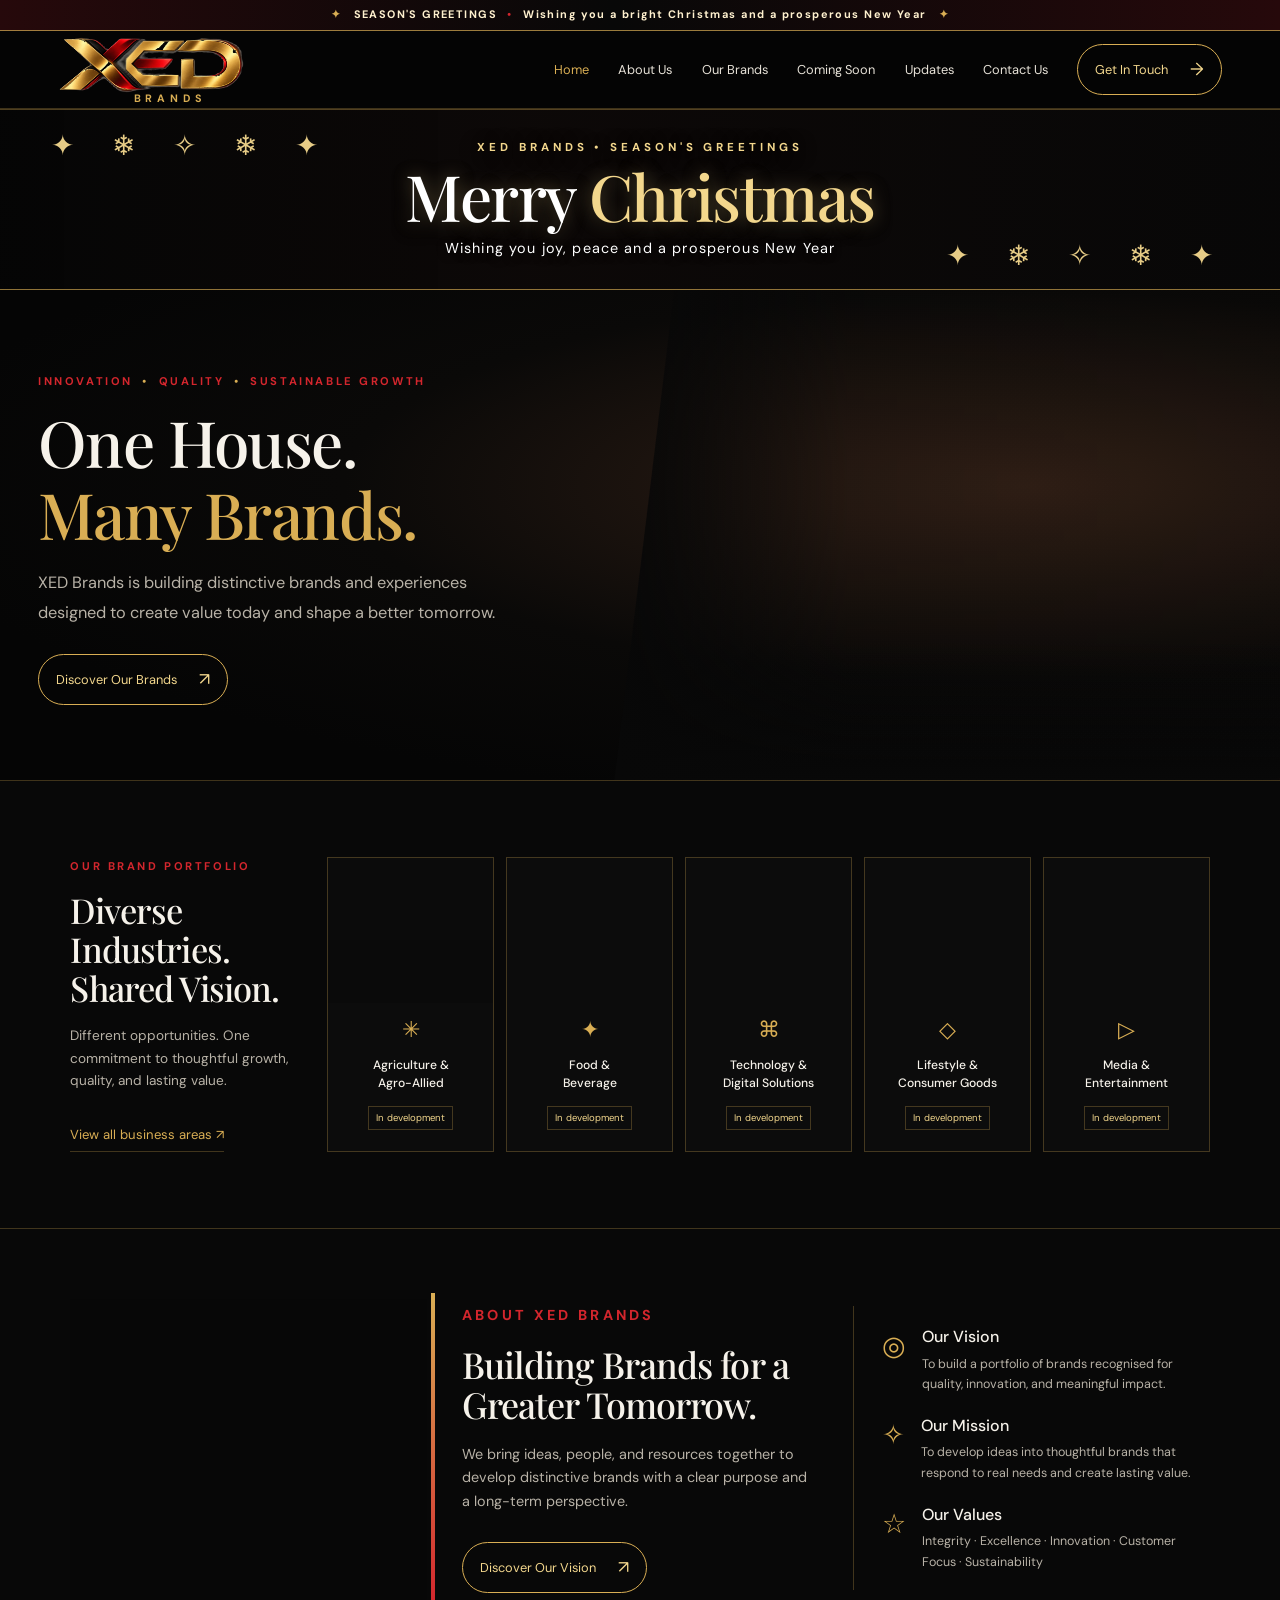
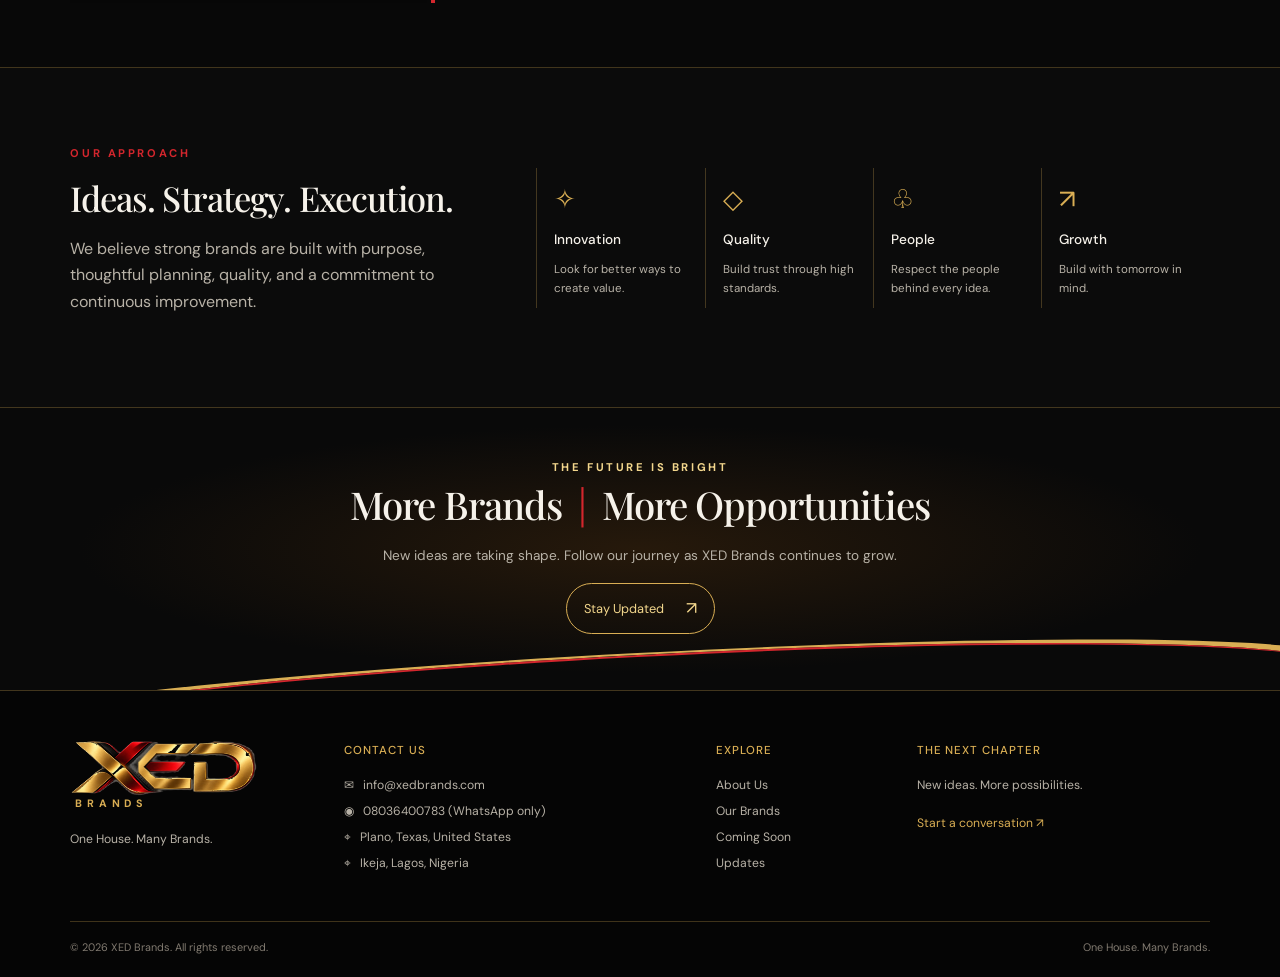
<file: index.html>
<!doctype html>
<html lang="en"><head><meta charset="utf-8"><meta name="viewport" content="width=device-width, initial-scale=1"><meta name="theme-color" content="#080808"><meta name="description" content="XED Brands — One House. Many Brands. A multi-brand vision built around thoughtful growth, quality, and long-term value."><title>Home | XED Brands</title><link rel="icon" href="assets/xed-logo.png"><link rel="stylesheet" href="assets/style.css"></head><body>
<div class="season-strip"><span class="sparkle">✦</span> SEASON'S GREETINGS <span class="season-dot">•</span> Wishing you a bright Christmas and a prosperous New Year <span class="sparkle">✦</span></div>
<header class="site-header"><a class="brand-logo" href="index.html"><img src="assets/xed-logo.png" alt="XED Brands"><span>BRANDS</span></a><button class="menu-toggle" aria-label="Toggle navigation" aria-expanded="false">☰</button><nav class="nav"><a href="index.html">Home</a><a href="about.html">About Us</a><a href="brands.html">Our Brands</a><a href="coming-soon.html">Coming Soon</a><a href="updates.html">Updates</a><a href="contact.html">Contact Us</a><a class="nav-cta" href="contact.html">Get In Touch <span>→</span></a></nav></header>
<section class="christmas-greeting" aria-label="XED Brands Christmas season greeting"><div class="christmas-greeting-inner"><p class="christmas-kicker">XED BRANDS • SEASON'S GREETINGS</p><h2>Merry <span>Christmas</span></h2><p>Wishing you joy, peace and a prosperous New Year</p></div></section>
<main>
<section class="hero">
  <div class="hero-copy">
    <p class="eyebrow">INNOVATION <i>•</i> QUALITY <i>•</i> SUSTAINABLE GROWTH</p>
    <h1>One House.<br><span>Many Brands.</span></h1>
    <p class="lead">XED Brands is building distinctive brands and experiences designed to create value today and shape a better tomorrow.</p>
    <a class="btn" href="brands.html">Discover Our Brands <span>↗</span></a>
  </div>
  <div class="hero-visual" role="img" aria-label="Modern city skyline at sunset"></div>
</section>
<section class="portfolio section" id="portfolio">
  <div class="section-intro"><p class="eyebrow">OUR BRAND PORTFOLIO</p><h2>Diverse Industries.<br>Shared Vision.</h2><p>Different opportunities. One commitment to thoughtful growth, quality, and lasting value.</p><a class="text-link" href="brands.html">View all business areas ↗</a></div>
  <div class="brand-grid">
    <a class="brand-card" href="brands.html#agriculture"><div class="card-image agriculture"></div><span class="mini-icon">✳</span><h3>Agriculture &<br>Agro-Allied</h3><small>In development</small></a>
    <a class="brand-card" href="brands.html#food"><div class="card-image food"></div><span class="mini-icon">✦</span><h3>Food &<br>Beverage</h3><small>In development</small></a>
    <a class="brand-card" href="brands.html#technology"><div class="card-image tech"></div><span class="mini-icon">⌘</span><h3>Technology &<br>Digital Solutions</h3><small>In development</small></a>
    <a class="brand-card" href="brands.html#lifestyle"><div class="card-image lifestyle"></div><span class="mini-icon">◇</span><h3>Lifestyle &<br>Consumer Goods</h3><small>In development</small></a>
    <a class="brand-card" href="brands.html#media"><div class="card-image media"></div><span class="mini-icon">▷</span><h3>Media &<br>Entertainment</h3><small>In development</small></a>
  </div>
</section>
<section class="about-preview section">
  <div class="about-photo"></div><div class="about-copy"><p class="eyebrow">ABOUT XED BRANDS</p><h2>Building Brands for a Greater Tomorrow.</h2><p>We bring ideas, people, and resources together to develop distinctive brands with a clear purpose and a long-term perspective.</p><a class="btn btn-outline" href="about.html">Discover Our Vision <span>↗</span></a></div>
  <div class="values">
    <div><b class="value-icon">◎</b><div><h3>Our Vision</h3><p>To build a portfolio of brands recognised for quality, innovation, and meaningful impact.</p></div></div>
    <div><b class="value-icon">✧</b><div><h3>Our Mission</h3><p>To develop ideas into thoughtful brands that respond to real needs and create lasting value.</p></div></div>
    <div><b class="value-icon">☆</b><div><h3>Our Values</h3><p>Integrity · Excellence · Innovation · Customer Focus · Sustainability</p></div></div>
  </div>
</section>
<section class="approach section"><div><p class="eyebrow">OUR APPROACH</p><h2>Ideas. Strategy. Execution.</h2><p>We believe strong brands are built with purpose, thoughtful planning, quality, and a commitment to continuous improvement.</p></div><div class="approach-points"><div><span>✧</span><h3>Innovation</h3><p>Look for better ways to create value.</p></div><div><span>◇</span><h3>Quality</h3><p>Build trust through high standards.</p></div><div><span>♧</span><h3>People</h3><p>Respect the people behind every idea.</p></div><div><span>↗</span><h3>Growth</h3><p>Build with tomorrow in mind.</p></div></div></section>
<section class="future"><p class="eyebrow">THE FUTURE IS BRIGHT</p><h2>More Brands <span>|</span> More Opportunities</h2><p>New ideas are taking shape. Follow our journey as XED Brands continues to grow.</p><a class="btn" href="updates.html">Stay Updated <span>↗</span></a><div class="ribbon"></div></section>
</main>
<footer class="footer"><div class="footer-brand"><a class="brand-logo" href="index.html"><img src="assets/xed-logo.png" alt="XED Brands"><span>BRANDS</span></a><p>One House. Many Brands.</p></div><div><h4>CONTACT US</h4><a href="mailto:info@xedbrands.com">✉ &nbsp; info@xedbrands.com</a><a href="https://wa.me/2348036400783" target="_blank" rel="noopener">◉ &nbsp; 08036400783 (WhatsApp only)</a><p>⌖ &nbsp; Plano, Texas, United States</p><p>⌖ &nbsp; Ikeja, Lagos, Nigeria</p></div><div><h4>EXPLORE</h4><a href="about.html">About Us</a><a href="brands.html">Our Brands</a><a href="coming-soon.html">Coming Soon</a><a href="updates.html">Updates</a></div><div><h4>THE NEXT CHAPTER</h4><p>New ideas. More possibilities.</p><a class="footer-cta" href="contact.html">Start a conversation ↗</a></div><div class="footer-bottom"><span>© <span id="year">2026</span> XED Brands. All rights reserved.</span><span>One House. Many Brands.</span></div></footer><script src="assets/site.js"></script>
</body></html>
</file>
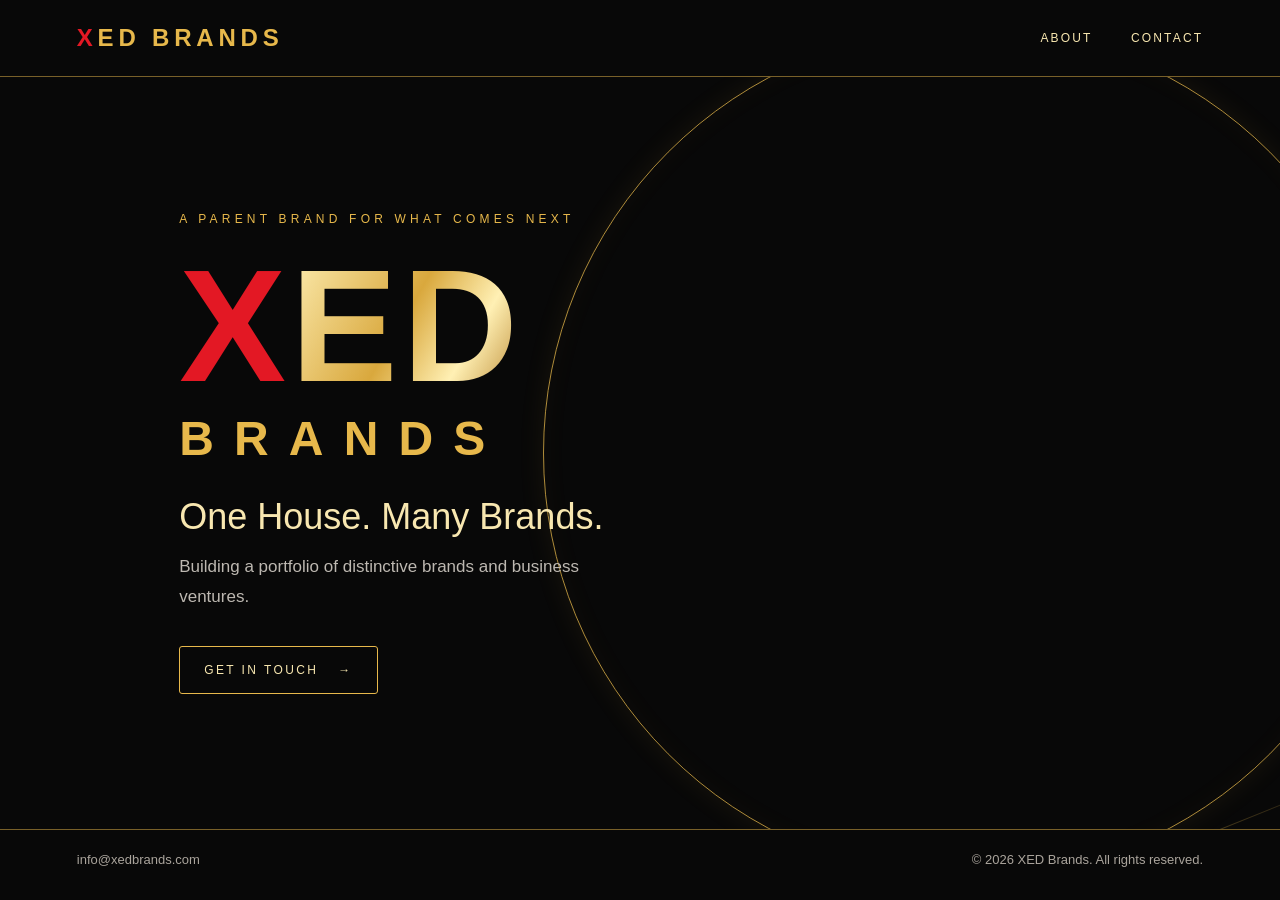
<file: backup-single-page/index.html>
<!doctype html>
<html lang="en">
<head>
  <meta charset="utf-8">
  <meta name="viewport" content="width=device-width, initial-scale=1">
  <meta name="description" content="XED Brands — One House. Many Brands.">
  <meta name="theme-color" content="#080808">
  <title>XED Brands | One House. Many Brands.</title>
  <style>
    :root { --bg:#080808; --gold:#e7b84b; --gold-soft:#f8e7b0; --red:#e31824; --muted:#bdb8b1; }
    * { box-sizing:border-box; }
    html { scroll-behavior:smooth; }
    body { margin:0; color:#f7f3eb; background:var(--bg); font-family:Arial, Helvetica, sans-serif; }
    a { color:inherit; }
    .topbar { display:flex; align-items:center; justify-content:space-between; gap:24px; padding:24px clamp(22px,6vw,88px); border-bottom:1px solid rgba(231,184,75,.5); }
    .wordmark { text-decoration:none; font-weight:800; letter-spacing:.2em; font-size:clamp(16px,2vw,24px); color:var(--gold); white-space:nowrap; }
    .wordmark .x { color:var(--red); }
    nav { display:flex; gap:clamp(16px,3vw,42px); }
    nav a { font-size:12px; letter-spacing:.18em; text-decoration:none; color:var(--gold-soft); }
    nav a:hover, .contact-link:hover { color:white; }
    .hero { min-height:calc(100svh - 148px); display:flex; align-items:center; position:relative; overflow:hidden; padding:80px clamp(22px,14vw,220px); }
    .hero:before { content:""; position:absolute; width:min(76vw,850px); aspect-ratio:1; border:1px solid rgba(231,184,75,.75); border-radius:50%; right:-9%; top:50%; transform:translateY(-50%); box-shadow:0 0 28px rgba(231,184,75,.08), inset 0 0 30px rgba(231,184,75,.035); }
    .hero:after { content:""; position:absolute; width:90vw; height:1px; background:linear-gradient(90deg,transparent,var(--gold),transparent); right:-10%; bottom:10%; transform:rotate(-22deg); transform-origin:right; opacity:.75; }
    .content { position:relative; z-index:1; max-width:700px; }
    .eyebrow { color:var(--gold); text-transform:uppercase; letter-spacing:.35em; font-size:12px; margin:0 0 26px; }
    h1 { margin:0; line-height:.92; letter-spacing:.03em; font-size:clamp(72px,13vw,160px); font-weight:900; }
    h1 .x { color:var(--red); }
    h1 .ed { background:linear-gradient(120deg,#fff1b8 0%,#d9a83d 48%,#fff0b4 72%,#ad7419 100%); -webkit-background-clip:text; background-clip:text; color:transparent; }
    .brands { margin-top:12px; color:var(--gold); letter-spacing:.42em; font-size:clamp(24px,4vw,48px); font-weight:700; }
    .tagline { margin:30px 0 14px; font-size:clamp(23px,3vw,36px); color:var(--gold-soft); font-weight:400; }
    .summary { color:var(--muted); max-width:460px; font-size:17px; line-height:1.75; margin:0; }
    .contact-link { display:inline-flex; align-items:center; gap:20px; margin-top:34px; padding:16px 24px; border:1px solid var(--gold); border-radius:3px; color:var(--gold-soft); text-decoration:none; letter-spacing:.2em; text-transform:uppercase; font-size:12px; transition:background .2s ease; }
    .contact-link:hover { background:rgba(231,184,75,.1); }
    footer { border-top:1px solid rgba(231,184,75,.5); padding:22px clamp(22px,6vw,88px); display:flex; align-items:center; justify-content:space-between; gap:16px; color:#aaa49c; font-size:13px; }
    footer a { text-decoration:none; }
    @media (max-width:650px) {
      .topbar { padding-top:20px; padding-bottom:20px; }
      nav { gap:14px; }
      nav a { font-size:10px; letter-spacing:.1em; }
      .hero { min-height:78svh; padding:68px 24px; }
      .hero:before { width:110vw; right:-65%; opacity:.65; }
      .hero:after { bottom:8%; }
      .summary { font-size:15px; }
      footer { flex-direction:column; align-items:flex-start; }
    }
  </style>
</head>
<body>
  <header class="topbar">
    <a class="wordmark" href="#top" aria-label="XED Brands home"><span class="x">X</span>ED BRANDS</a>
    <nav aria-label="Main navigation">
      <a href="#about">ABOUT</a>
      <a href="#contact">CONTACT</a>
    </nav>
  </header>
  <main id="top" class="hero">
    <section class="content" id="about">
      <p class="eyebrow">A parent brand for what comes next</p>
      <h1 aria-label="XED"><span class="x">X</span><span class="ed">ED</span></h1>
      <div class="brands">BRANDS</div>
      <p class="tagline">One House. Many Brands.</p>
      <p class="summary">Building a portfolio of distinctive brands and business ventures.</p>
      <a class="contact-link" id="contact" href="mailto:info@xedbrands.com">Get in touch <span aria-hidden="true">→</span></a>
    </section>
  </main>
  <footer>
    <a href="mailto:info@xedbrands.com">info@xedbrands.com</a>
    <span>© 2026 XED Brands. All rights reserved.</span>
  </footer>
</body>
</html>
</file>
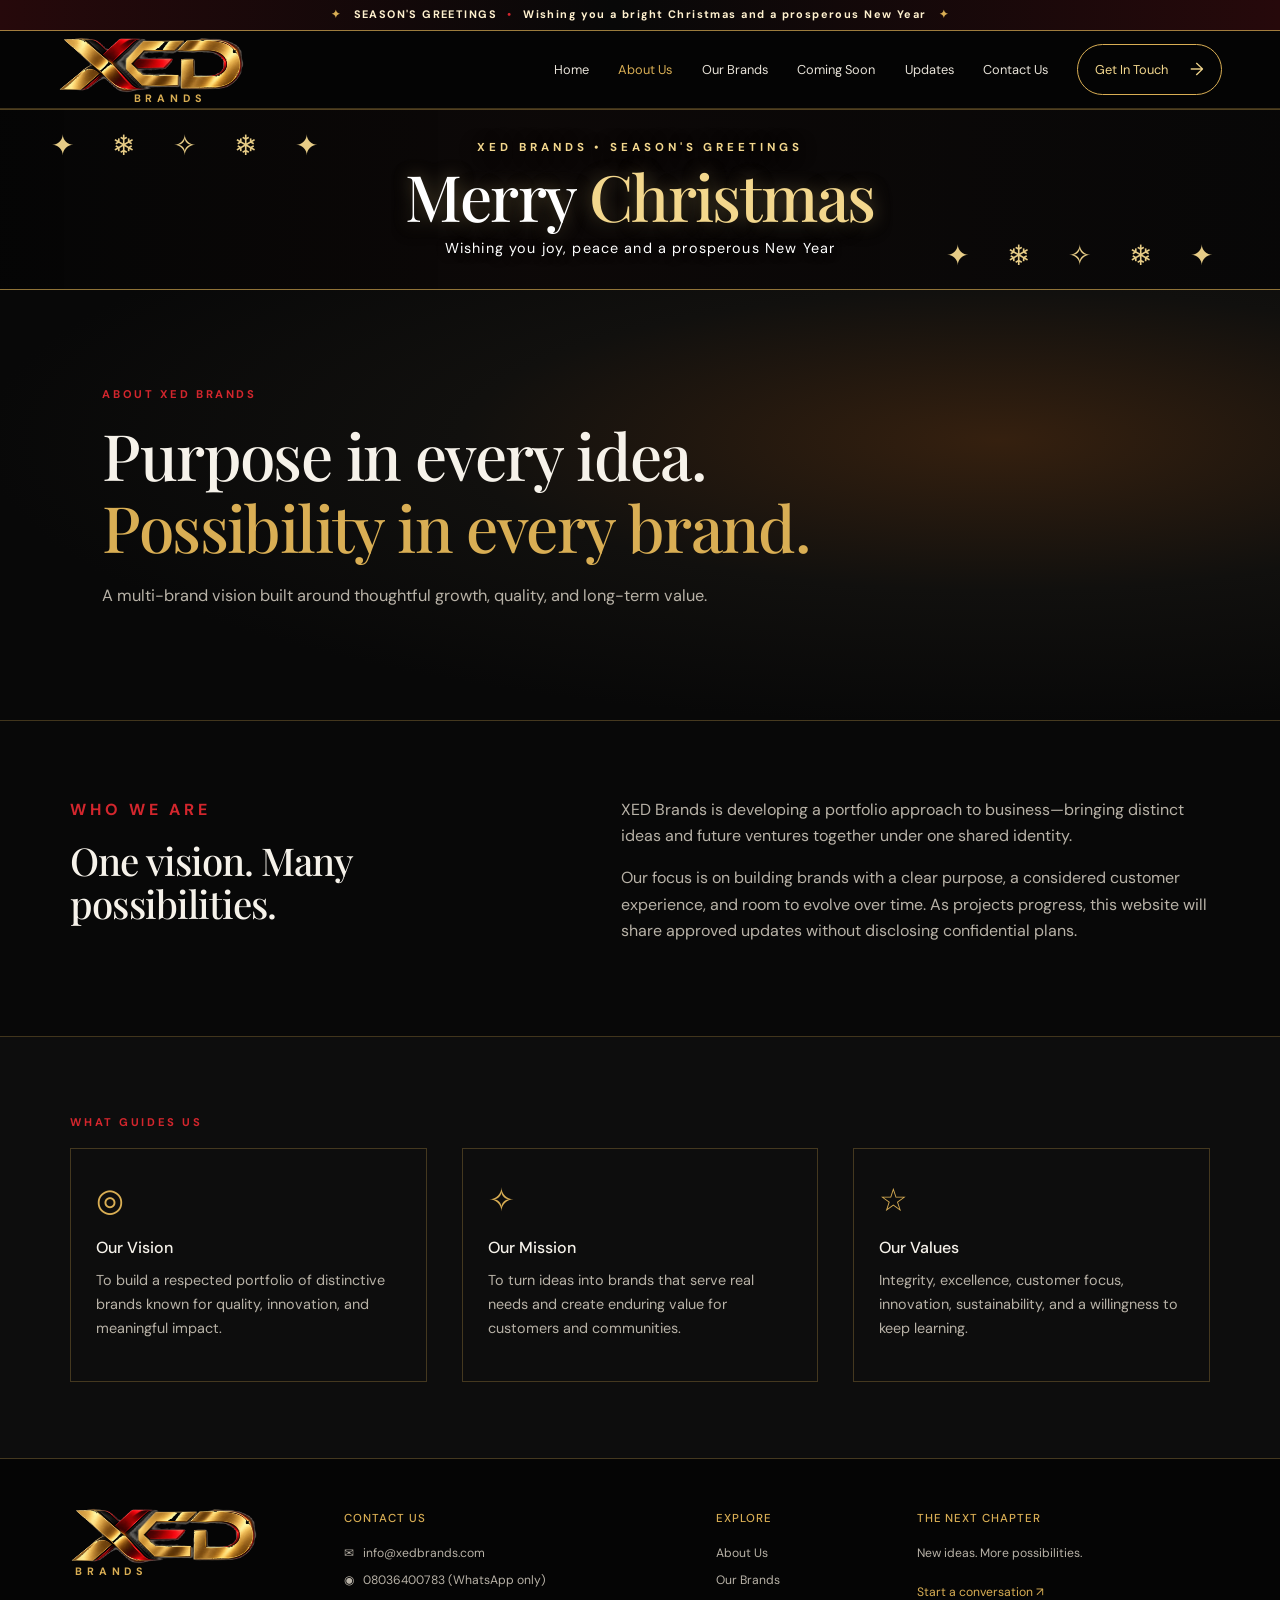
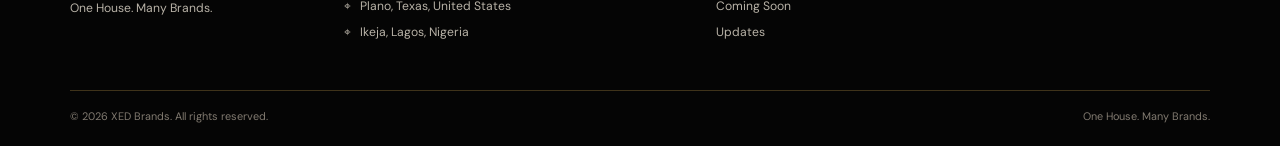
<file: about.html>
<!doctype html>
<html lang="en"><head><meta charset="utf-8"><meta name="viewport" content="width=device-width, initial-scale=1"><meta name="theme-color" content="#080808"><meta name="description" content="XED Brands — One House. Many Brands. A multi-brand vision built around thoughtful growth, quality, and long-term value."><title>About Us | XED Brands</title><link rel="icon" href="assets/xed-logo.png"><link rel="stylesheet" href="assets/style.css"></head><body>
<div class="season-strip"><span class="sparkle">✦</span> SEASON'S GREETINGS <span class="season-dot">•</span> Wishing you a bright Christmas and a prosperous New Year <span class="sparkle">✦</span></div>
<header class="site-header"><a class="brand-logo" href="index.html"><img src="assets/xed-logo.png" alt="XED Brands"><span>BRANDS</span></a><button class="menu-toggle" aria-label="Toggle navigation" aria-expanded="false">☰</button><nav class="nav"><a href="index.html">Home</a><a href="about.html">About Us</a><a href="brands.html">Our Brands</a><a href="coming-soon.html">Coming Soon</a><a href="updates.html">Updates</a><a href="contact.html">Contact Us</a><a class="nav-cta" href="contact.html">Get In Touch <span>→</span></a></nav></header>
<section class="christmas-greeting" aria-label="XED Brands Christmas season greeting"><div class="christmas-greeting-inner"><p class="christmas-kicker">XED BRANDS • SEASON'S GREETINGS</p><h2>Merry <span>Christmas</span></h2><p>Wishing you joy, peace and a prosperous New Year</p></div></section>
<main>
<section class="page-hero"><p class="eyebrow">ABOUT XED BRANDS</p><h1>Purpose in every idea.<br><span>Possibility in every brand.</span></h1><p class="lead">A multi-brand vision built around thoughtful growth, quality, and long-term value.</p></section>
<section class="section split"><div><p class="eyebrow">WHO WE ARE</p><h2>One vision. Many possibilities.</h2></div><div><p>XED Brands is developing a portfolio approach to business—bringing distinct ideas and future ventures together under one shared identity.</p><p>Our focus is on building brands with a clear purpose, a considered customer experience, and room to evolve over time. As projects progress, this website will share approved updates without disclosing confidential plans.</p></div></section>
<section class="section dark-panel"><p class="eyebrow">WHAT GUIDES US</p><div class="three-col"><article><span class="big-symbol">◎</span><h3>Our Vision</h3><p>To build a respected portfolio of distinctive brands known for quality, innovation, and meaningful impact.</p></article><article><span class="big-symbol">✧</span><h3>Our Mission</h3><p>To turn ideas into brands that serve real needs and create enduring value for customers and communities.</p></article><article><span class="big-symbol">☆</span><h3>Our Values</h3><p>Integrity, excellence, customer focus, innovation, sustainability, and a willingness to keep learning.</p></article></div></section>
</main>
<footer class="footer"><div class="footer-brand"><a class="brand-logo" href="index.html"><img src="assets/xed-logo.png" alt="XED Brands"><span>BRANDS</span></a><p>One House. Many Brands.</p></div><div><h4>CONTACT US</h4><a href="mailto:info@xedbrands.com">✉ &nbsp; info@xedbrands.com</a><a href="https://wa.me/2348036400783" target="_blank" rel="noopener">◉ &nbsp; 08036400783 (WhatsApp only)</a><p>⌖ &nbsp; Plano, Texas, United States</p><p>⌖ &nbsp; Ikeja, Lagos, Nigeria</p></div><div><h4>EXPLORE</h4><a href="about.html">About Us</a><a href="brands.html">Our Brands</a><a href="coming-soon.html">Coming Soon</a><a href="updates.html">Updates</a></div><div><h4>THE NEXT CHAPTER</h4><p>New ideas. More possibilities.</p><a class="footer-cta" href="contact.html">Start a conversation ↗</a></div><div class="footer-bottom"><span>© <span id="year">2026</span> XED Brands. All rights reserved.</span><span>One House. Many Brands.</span></div></footer><script src="assets/site.js"></script>
</body></html>
</file>
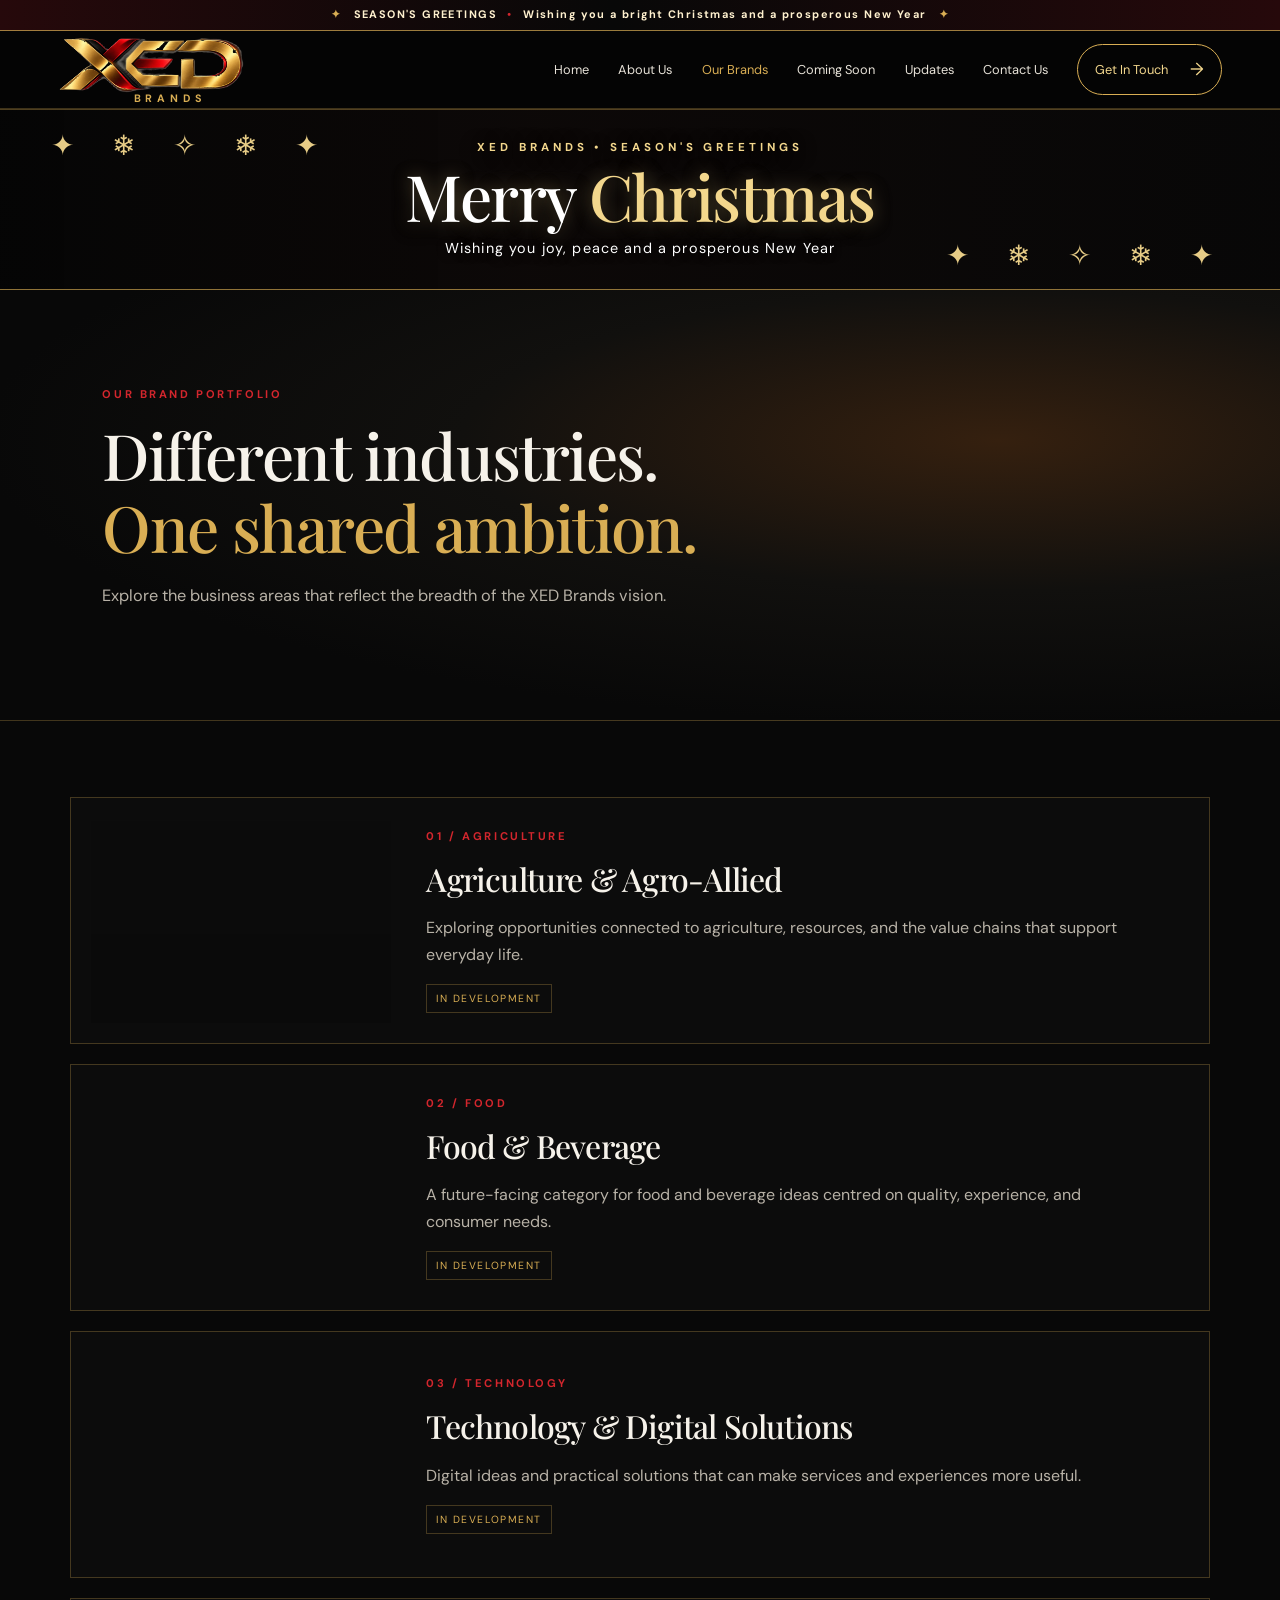
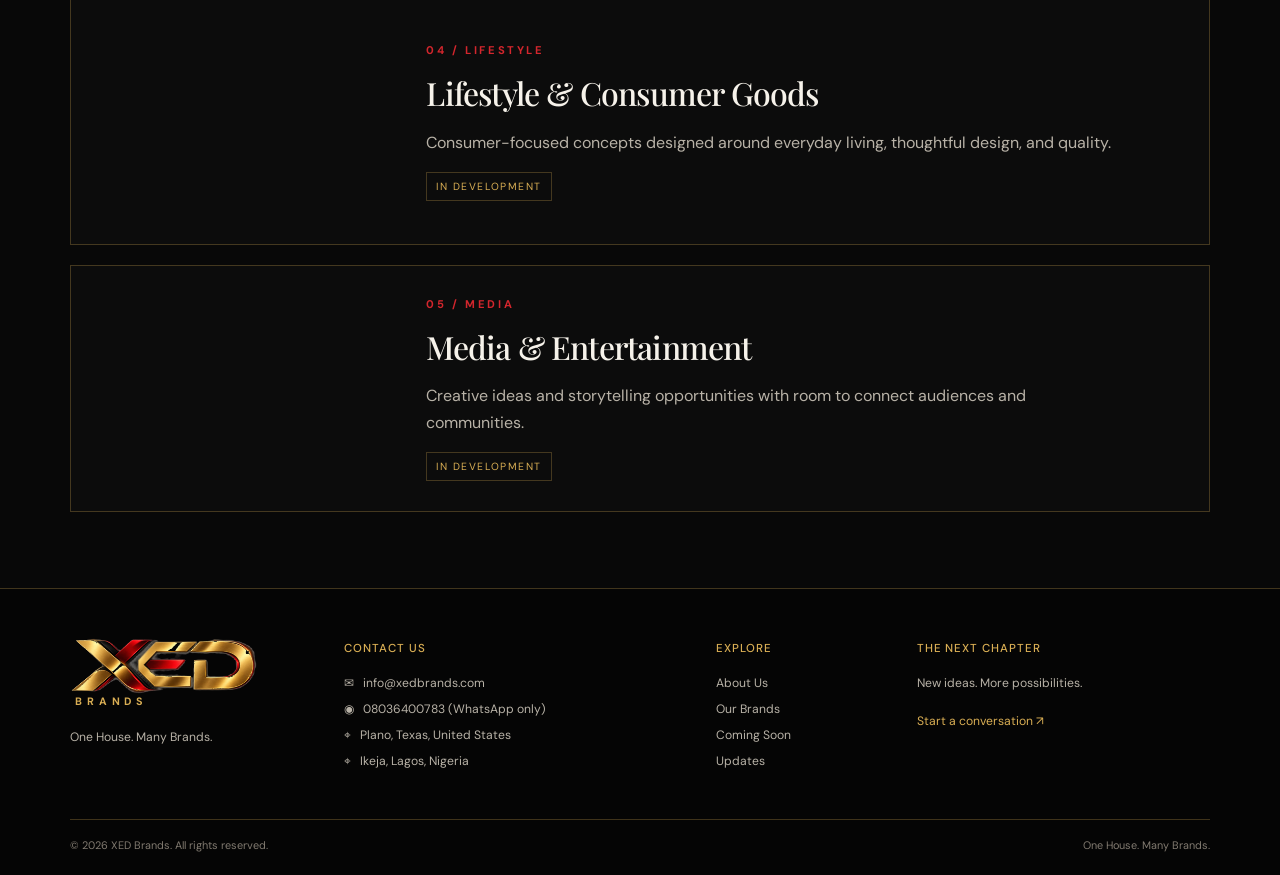
<file: brands.html>
<!doctype html>
<html lang="en"><head><meta charset="utf-8"><meta name="viewport" content="width=device-width, initial-scale=1"><meta name="theme-color" content="#080808"><meta name="description" content="XED Brands — One House. Many Brands. A multi-brand vision built around thoughtful growth, quality, and long-term value."><title>Our Brands | XED Brands</title><link rel="icon" href="assets/xed-logo.png"><link rel="stylesheet" href="assets/style.css"></head><body>
<div class="season-strip"><span class="sparkle">✦</span> SEASON'S GREETINGS <span class="season-dot">•</span> Wishing you a bright Christmas and a prosperous New Year <span class="sparkle">✦</span></div>
<header class="site-header"><a class="brand-logo" href="index.html"><img src="assets/xed-logo.png" alt="XED Brands"><span>BRANDS</span></a><button class="menu-toggle" aria-label="Toggle navigation" aria-expanded="false">☰</button><nav class="nav"><a href="index.html">Home</a><a href="about.html">About Us</a><a href="brands.html">Our Brands</a><a href="coming-soon.html">Coming Soon</a><a href="updates.html">Updates</a><a href="contact.html">Contact Us</a><a class="nav-cta" href="contact.html">Get In Touch <span>→</span></a></nav></header>
<section class="christmas-greeting" aria-label="XED Brands Christmas season greeting"><div class="christmas-greeting-inner"><p class="christmas-kicker">XED BRANDS • SEASON'S GREETINGS</p><h2>Merry <span>Christmas</span></h2><p>Wishing you joy, peace and a prosperous New Year</p></div></section>
<main>
<section class="page-hero"><p class="eyebrow">OUR BRAND PORTFOLIO</p><h1>Different industries.<br><span>One shared ambition.</span></h1><p class="lead">Explore the business areas that reflect the breadth of the XED Brands vision.</p></section>
<section class="section"><div class="brand-list">
<article id="agriculture" class="brand-row"><div class="card-image agriculture"></div><div><p class="eyebrow">01 / AGRICULTURE</p><h2>Agriculture & Agro-Allied</h2><p>Exploring opportunities connected to agriculture, resources, and the value chains that support everyday life.</p><span class="status">IN DEVELOPMENT</span></div></article>
<article id="food" class="brand-row"><div class="card-image food"></div><div><p class="eyebrow">02 / FOOD</p><h2>Food & Beverage</h2><p>A future-facing category for food and beverage ideas centred on quality, experience, and consumer needs.</p><span class="status">IN DEVELOPMENT</span></div></article>
<article id="technology" class="brand-row"><div class="card-image tech"></div><div><p class="eyebrow">03 / TECHNOLOGY</p><h2>Technology & Digital Solutions</h2><p>Digital ideas and practical solutions that can make services and experiences more useful.</p><span class="status">IN DEVELOPMENT</span></div></article>
<article id="lifestyle" class="brand-row"><div class="card-image lifestyle"></div><div><p class="eyebrow">04 / LIFESTYLE</p><h2>Lifestyle & Consumer Goods</h2><p>Consumer-focused concepts designed around everyday living, thoughtful design, and quality.</p><span class="status">IN DEVELOPMENT</span></div></article>
<article id="media" class="brand-row"><div class="card-image media"></div><div><p class="eyebrow">05 / MEDIA</p><h2>Media & Entertainment</h2><p>Creative ideas and storytelling opportunities with room to connect audiences and communities.</p><span class="status">IN DEVELOPMENT</span></div></article>
</div></section>
</main>
<footer class="footer"><div class="footer-brand"><a class="brand-logo" href="index.html"><img src="assets/xed-logo.png" alt="XED Brands"><span>BRANDS</span></a><p>One House. Many Brands.</p></div><div><h4>CONTACT US</h4><a href="mailto:info@xedbrands.com">✉ &nbsp; info@xedbrands.com</a><a href="https://wa.me/2348036400783" target="_blank" rel="noopener">◉ &nbsp; 08036400783 (WhatsApp only)</a><p>⌖ &nbsp; Plano, Texas, United States</p><p>⌖ &nbsp; Ikeja, Lagos, Nigeria</p></div><div><h4>EXPLORE</h4><a href="about.html">About Us</a><a href="brands.html">Our Brands</a><a href="coming-soon.html">Coming Soon</a><a href="updates.html">Updates</a></div><div><h4>THE NEXT CHAPTER</h4><p>New ideas. More possibilities.</p><a class="footer-cta" href="contact.html">Start a conversation ↗</a></div><div class="footer-bottom"><span>© <span id="year">2026</span> XED Brands. All rights reserved.</span><span>One House. Many Brands.</span></div></footer><script src="assets/site.js"></script>
</body></html>
</file>
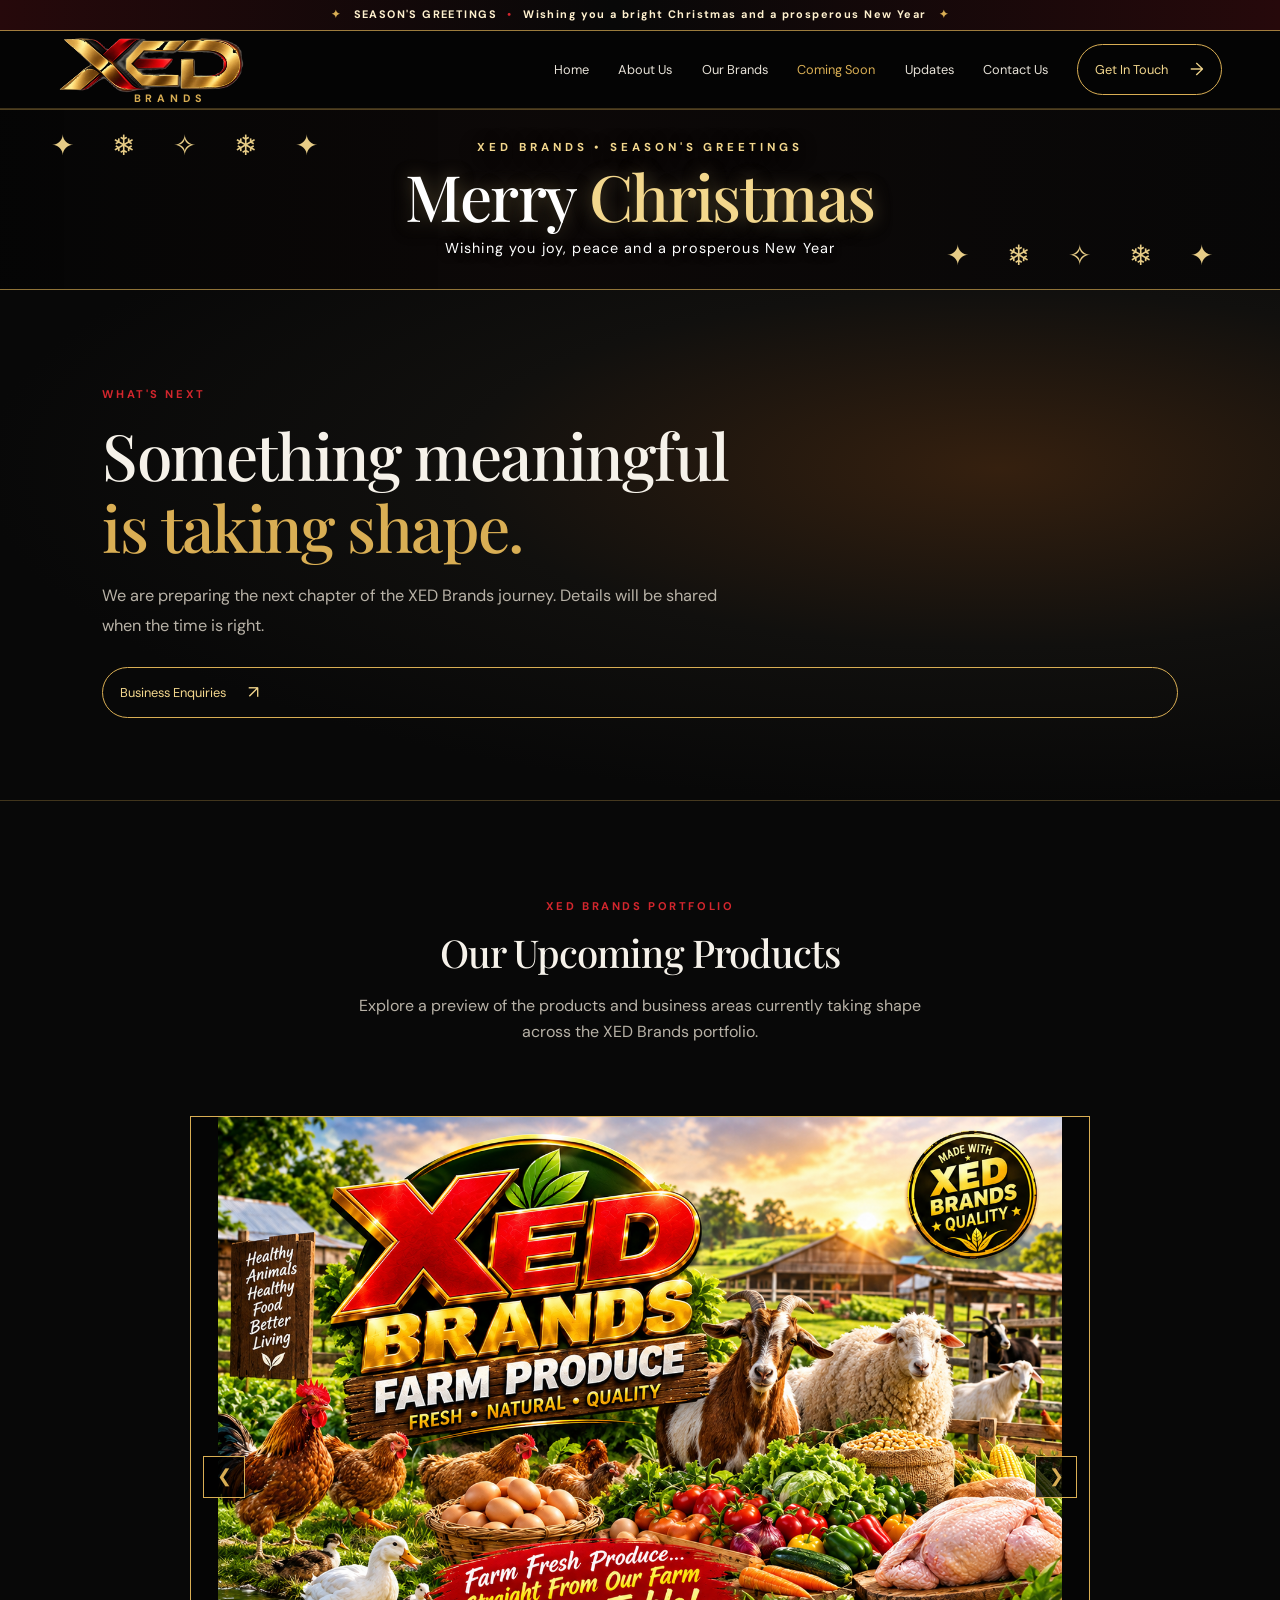
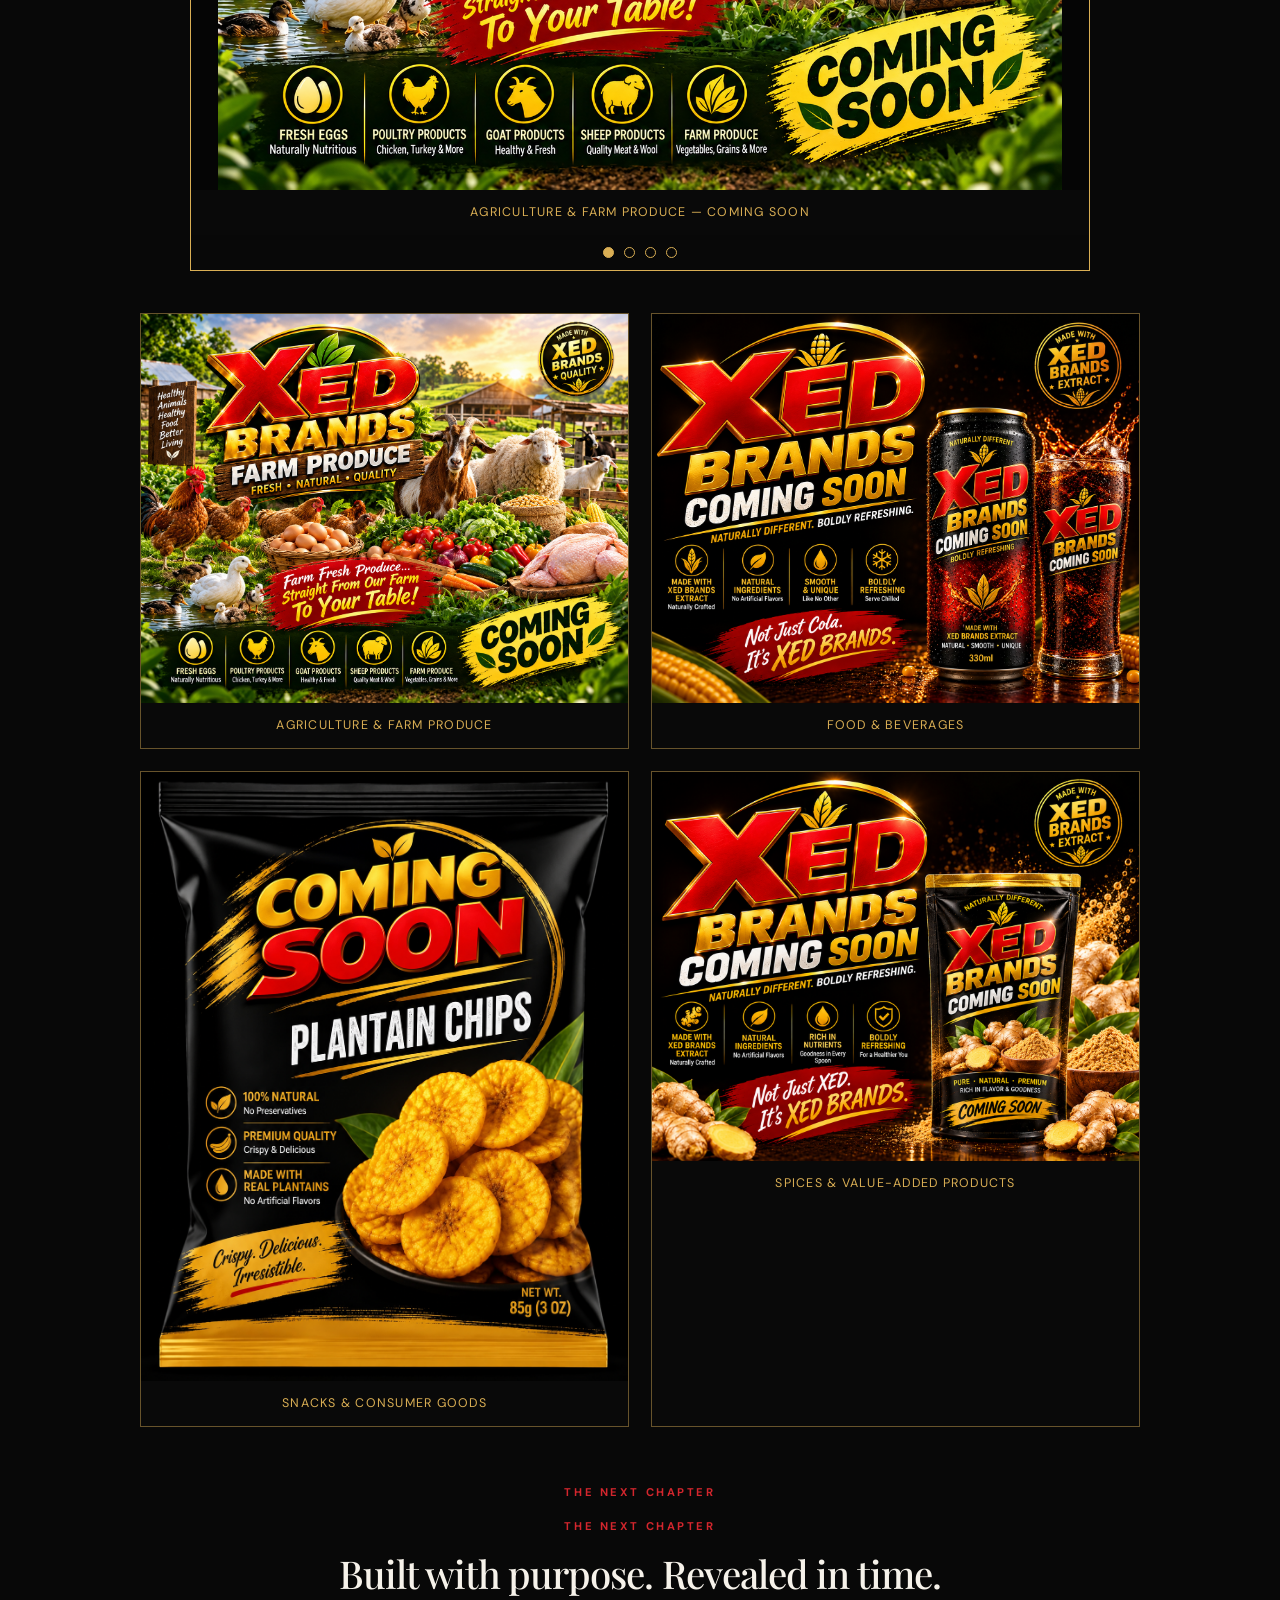
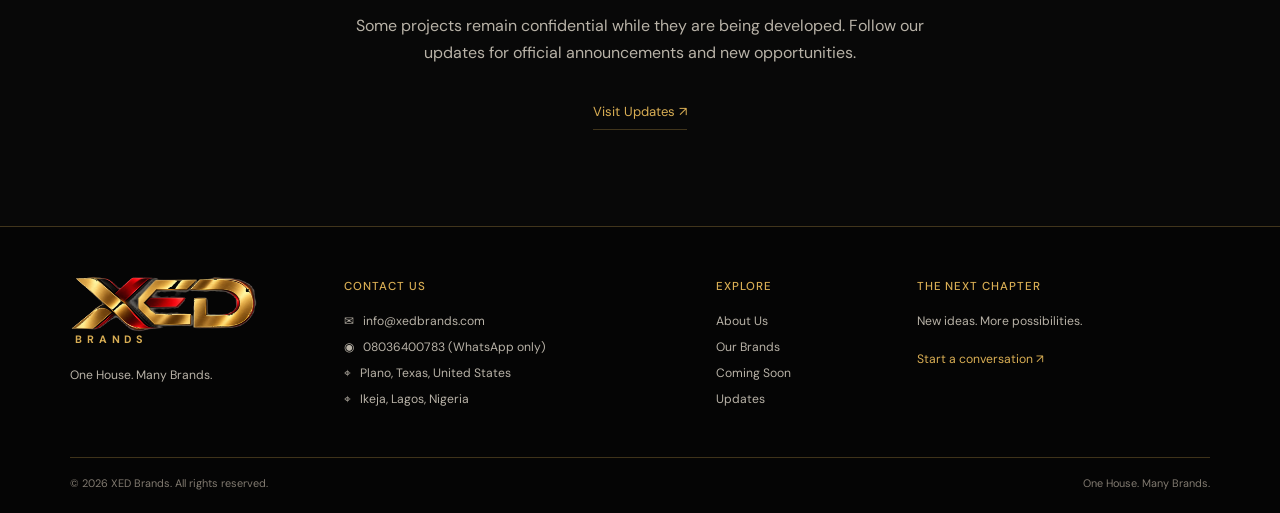
<file: coming-soon.html>
<!doctype html>
<html lang="en"><head><meta charset="utf-8"><meta name="viewport" content="width=device-width, initial-scale=1"><meta name="theme-color" content="#080808"><meta name="description" content="XED Brands — One House. Many Brands. A multi-brand vision built around thoughtful growth, quality, and long-term value."><title>Coming Soon | XED Brands</title><link rel="icon" href="assets/xed-logo.png"><link rel="stylesheet" href="assets/style.css"><link rel="stylesheet" href="assets/portfolio-gallery.css"></head><body>
<div class="season-strip"><span class="sparkle">✦</span> SEASON'S GREETINGS <span class="season-dot">•</span> Wishing you a bright Christmas and a prosperous New Year <span class="sparkle">✦</span></div>
<header class="site-header"><a class="brand-logo" href="index.html"><img src="assets/xed-logo.png" alt="XED Brands"><span>BRANDS</span></a><button class="menu-toggle" aria-label="Toggle navigation" aria-expanded="false">☰</button><nav class="nav"><a href="index.html">Home</a><a href="about.html">About Us</a><a href="brands.html">Our Brands</a><a href="coming-soon.html">Coming Soon</a><a href="updates.html">Updates</a><a href="contact.html">Contact Us</a><a class="nav-cta" href="contact.html">Get In Touch <span>→</span></a></nav></header>
<section class="christmas-greeting" aria-label="XED Brands Christmas season greeting"><div class="christmas-greeting-inner"><p class="christmas-kicker">XED BRANDS • SEASON'S GREETINGS</p><h2>Merry <span>Christmas</span></h2><p>Wishing you joy, peace and a prosperous New Year</p></div></section>
<main>
<section class="page-hero coming-hero"><p class="eyebrow">WHAT'S NEXT</p><h1>Something meaningful<br><span>is taking shape.</span></h1><p class="lead">We are preparing the next chapter of the XED Brands journey. Details will be shared when the time is right.</p><a class="btn" href="contact.html">Business Enquiries <span>↗</span></a></section>
<section class="section">
<div class="centered"><p class="eyebrow">XED BRANDS PORTFOLIO</p><h2>Our Upcoming Products</h2><p>Explore a preview of the products and business areas currently taking shape across the XED Brands portfolio.</p></div>
<div class="xed-slideshow" id="slideshow" role="region" aria-label="Upcoming XED Brands products">
  <div class="xed-slides">
    <figure class="xed-slide active"><img src="assets/farm-produce-coming-soon.png" alt="XED Brands farm produce and agro-allied products coming soon"><figcaption>Agriculture &amp; Farm Produce — Coming Soon</figcaption></figure>
    <figure class="xed-slide"><img src="assets/beverage-coming-soon.png" alt="XED Brands beverage products coming soon" loading="lazy"><figcaption>Food &amp; Beverages — Coming Soon</figcaption></figure>
    <figure class="xed-slide"><img src="assets/snack-coming-soon.png" alt="XED Brands snack and consumer goods products coming soon" loading="lazy"><figcaption>Snacks &amp; Consumer Goods — Coming Soon</figcaption></figure>
    <figure class="xed-slide"><img src="assets/spice-coming-soon.png" alt="XED Brands spice and value-added products coming soon" loading="lazy"><figcaption>Spices &amp; Value-Added Products — Coming Soon</figcaption></figure>
  </div>
  <button class="xed-ctrl xed-prev" type="button" aria-label="Previous image">❮</button>
  <button class="xed-ctrl xed-next" type="button" aria-label="Next image">❯</button>
  <div class="xed-dots" aria-label="Choose product image"></div>
</div>
<div class="xed-gallery">
  <figure><img src="assets/farm-produce-coming-soon.png" alt="Farm produce and agriculture"><figcaption>Agriculture &amp; Farm Produce</figcaption></figure>
  <figure><img src="assets/beverage-coming-soon.png" alt="Beverage products"><figcaption>Food &amp; Beverages</figcaption></figure>
  <figure><img src="assets/snack-coming-soon.png" alt="Snack products"><figcaption>Snacks &amp; Consumer Goods</figcaption></figure>
  <figure><img src="assets/spice-coming-soon.png" alt="Spice products"><figcaption>Spices &amp; Value-Added Products</figcaption></figure>
</div>
<div class="centered"><p class="eyebrow">THE NEXT CHAPTER</p><p class="eyebrow">THE NEXT CHAPTER</p><h2>Built with purpose. Revealed in time.</h2><p>Some projects remain confidential while they are being developed. Follow our updates for official announcements and new opportunities.</p><a class="text-link" href="updates.html">Visit Updates ↗</a></div></section>
</main>
<footer class="footer"><div class="footer-brand"><a class="brand-logo" href="index.html"><img src="assets/xed-logo.png" alt="XED Brands"><span>BRANDS</span></a><p>One House. Many Brands.</p></div><div><h4>CONTACT US</h4><a href="mailto:info@xedbrands.com">✉ &nbsp; info@xedbrands.com</a><a href="https://wa.me/2348036400783" target="_blank" rel="noopener">◉ &nbsp; 08036400783 (WhatsApp only)</a><p>⌖ &nbsp; Plano, Texas, United States</p><p>⌖ &nbsp; Ikeja, Lagos, Nigeria</p></div><div><h4>EXPLORE</h4><a href="about.html">About Us</a><a href="brands.html">Our Brands</a><a href="coming-soon.html">Coming Soon</a><a href="updates.html">Updates</a></div><div><h4>THE NEXT CHAPTER</h4><p>New ideas. More possibilities.</p><a class="footer-cta" href="contact.html">Start a conversation ↗</a></div><div class="footer-bottom"><span>© <span id="year">2026</span> XED Brands. All rights reserved.</span><span>One House. Many Brands.</span></div></footer><script src="assets/site.js"></script><script src="assets/portfolio-gallery.js"></script>
</body></html>
</file>
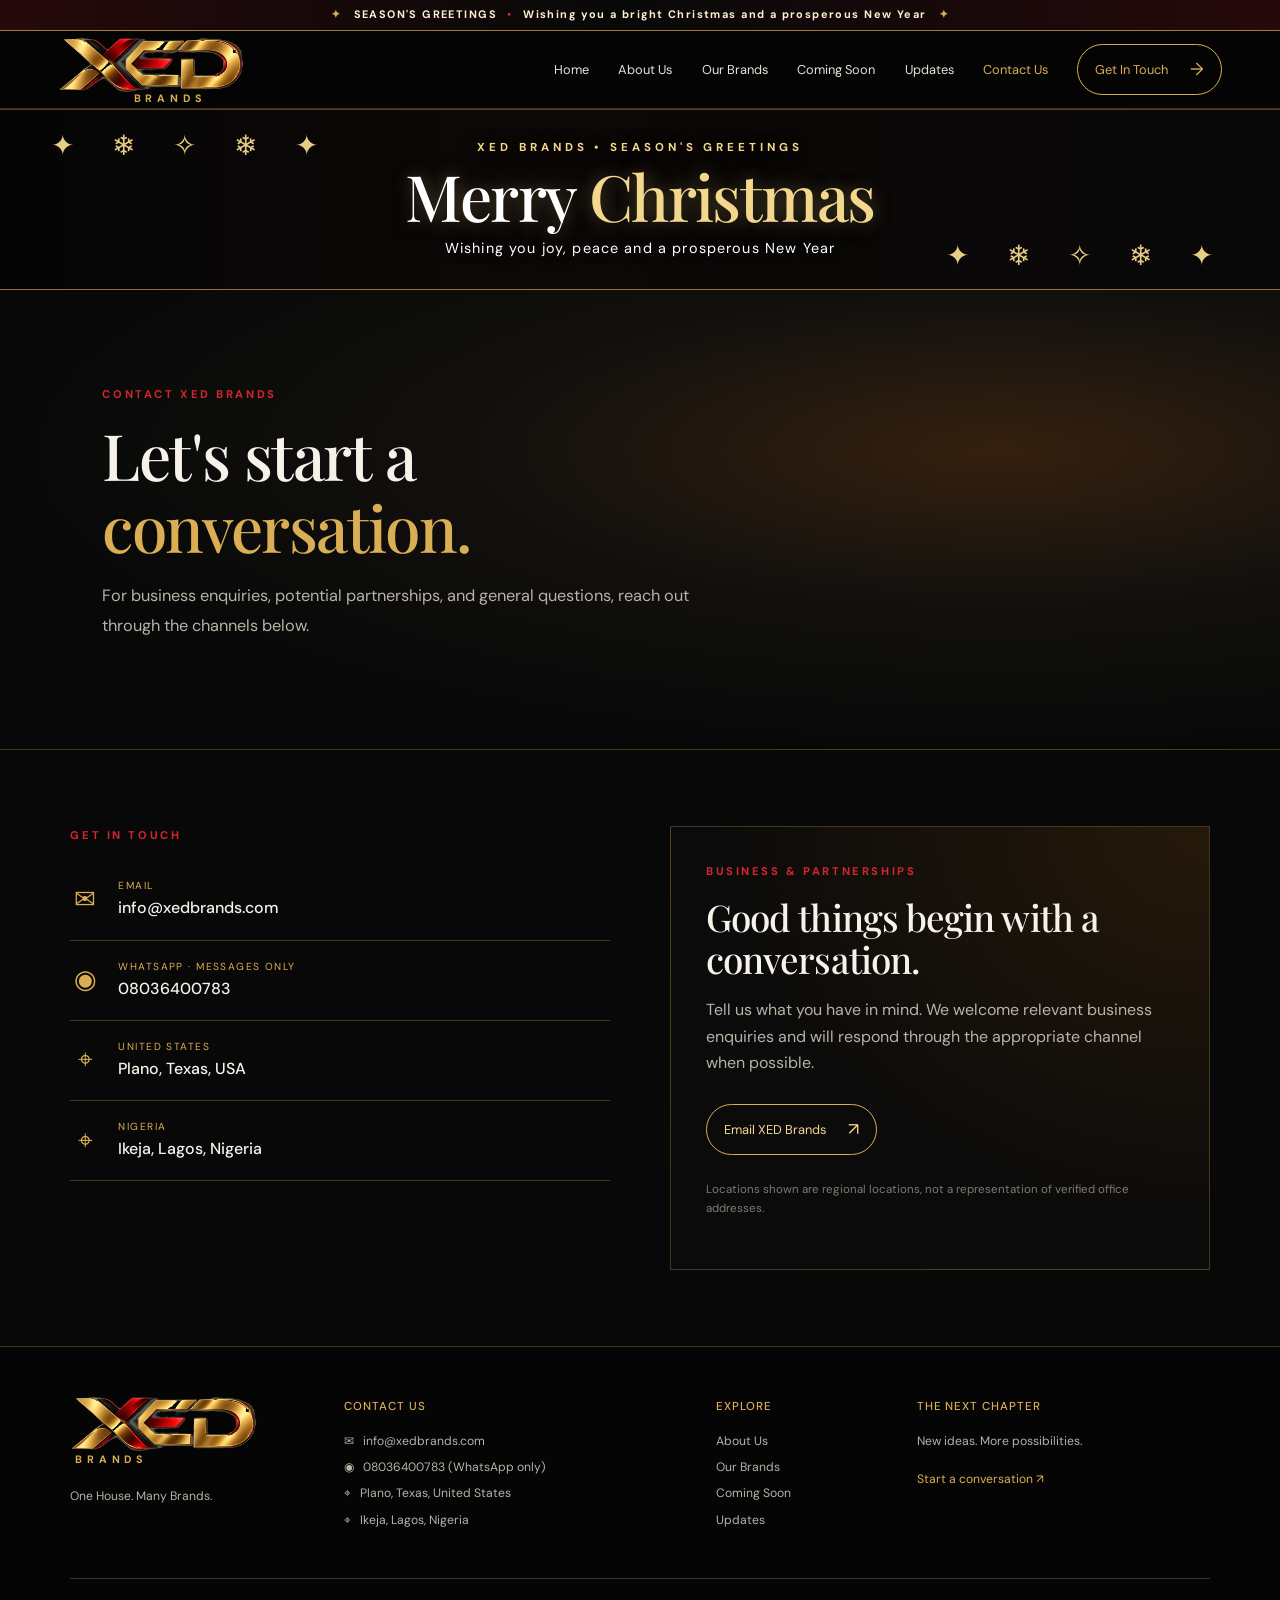
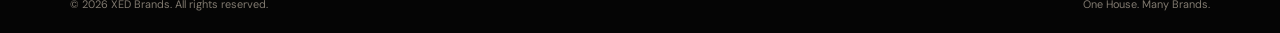
<file: contact.html>
<!doctype html>
<html lang="en"><head><meta charset="utf-8"><meta name="viewport" content="width=device-width, initial-scale=1"><meta name="theme-color" content="#080808"><meta name="description" content="XED Brands — One House. Many Brands. A multi-brand vision built around thoughtful growth, quality, and long-term value."><title>Contact Us | XED Brands</title><link rel="icon" href="assets/xed-logo.png"><link rel="stylesheet" href="assets/style.css"></head><body>
<div class="season-strip"><span class="sparkle">✦</span> SEASON'S GREETINGS <span class="season-dot">•</span> Wishing you a bright Christmas and a prosperous New Year <span class="sparkle">✦</span></div>
<header class="site-header"><a class="brand-logo" href="index.html"><img src="assets/xed-logo.png" alt="XED Brands"><span>BRANDS</span></a><button class="menu-toggle" aria-label="Toggle navigation" aria-expanded="false">☰</button><nav class="nav"><a href="index.html">Home</a><a href="about.html">About Us</a><a href="brands.html">Our Brands</a><a href="coming-soon.html">Coming Soon</a><a href="updates.html">Updates</a><a href="contact.html">Contact Us</a><a class="nav-cta" href="contact.html">Get In Touch <span>→</span></a></nav></header>
<section class="christmas-greeting" aria-label="XED Brands Christmas season greeting"><div class="christmas-greeting-inner"><p class="christmas-kicker">XED BRANDS • SEASON'S GREETINGS</p><h2>Merry <span>Christmas</span></h2><p>Wishing you joy, peace and a prosperous New Year</p></div></section>
<main>
<section class="page-hero"><p class="eyebrow">CONTACT XED BRANDS</p><h1>Let's start a<br><span>conversation.</span></h1><p class="lead">For business enquiries, potential partnerships, and general questions, reach out through the channels below.</p></section>
<section class="section contact-layout"><div class="contact-details"><p class="eyebrow">GET IN TOUCH</p><a class="contact-item" href="mailto:info@xedbrands.com"><span>✉</span><div><small>EMAIL</small><b>info@xedbrands.com</b></div></a><a class="contact-item" href="https://wa.me/2348036400783" target="_blank" rel="noopener"><span>◉</span><div><small>WHATSAPP · MESSAGES ONLY</small><b>08036400783</b></div></a><div class="contact-item"><span>⌖</span><div><small>UNITED STATES</small><b>Plano, Texas, USA</b></div></div><div class="contact-item"><span>⌖</span><div><small>NIGERIA</small><b>Ikeja, Lagos, Nigeria</b></div></div></div><div class="contact-note"><p class="eyebrow">BUSINESS & PARTNERSHIPS</p><h2>Good things begin with a conversation.</h2><p>Tell us what you have in mind. We welcome relevant business enquiries and will respond through the appropriate channel when possible.</p><a class="btn" href="mailto:info@xedbrands.com?subject=XED%20Brands%20Enquiry">Email XED Brands <span>↗</span></a><p class="fine-print">Locations shown are regional locations, not a representation of verified office addresses.</p></div></section>
</main>
<footer class="footer"><div class="footer-brand"><a class="brand-logo" href="index.html"><img src="assets/xed-logo.png" alt="XED Brands"><span>BRANDS</span></a><p>One House. Many Brands.</p></div><div><h4>CONTACT US</h4><a href="mailto:info@xedbrands.com">✉ &nbsp; info@xedbrands.com</a><a href="https://wa.me/2348036400783" target="_blank" rel="noopener">◉ &nbsp; 08036400783 (WhatsApp only)</a><p>⌖ &nbsp; Plano, Texas, United States</p><p>⌖ &nbsp; Ikeja, Lagos, Nigeria</p></div><div><h4>EXPLORE</h4><a href="about.html">About Us</a><a href="brands.html">Our Brands</a><a href="coming-soon.html">Coming Soon</a><a href="updates.html">Updates</a></div><div><h4>THE NEXT CHAPTER</h4><p>New ideas. More possibilities.</p><a class="footer-cta" href="contact.html">Start a conversation ↗</a></div><div class="footer-bottom"><span>© <span id="year">2026</span> XED Brands. All rights reserved.</span><span>One House. Many Brands.</span></div></footer><script src="assets/site.js"></script>
</body></html>
</file>
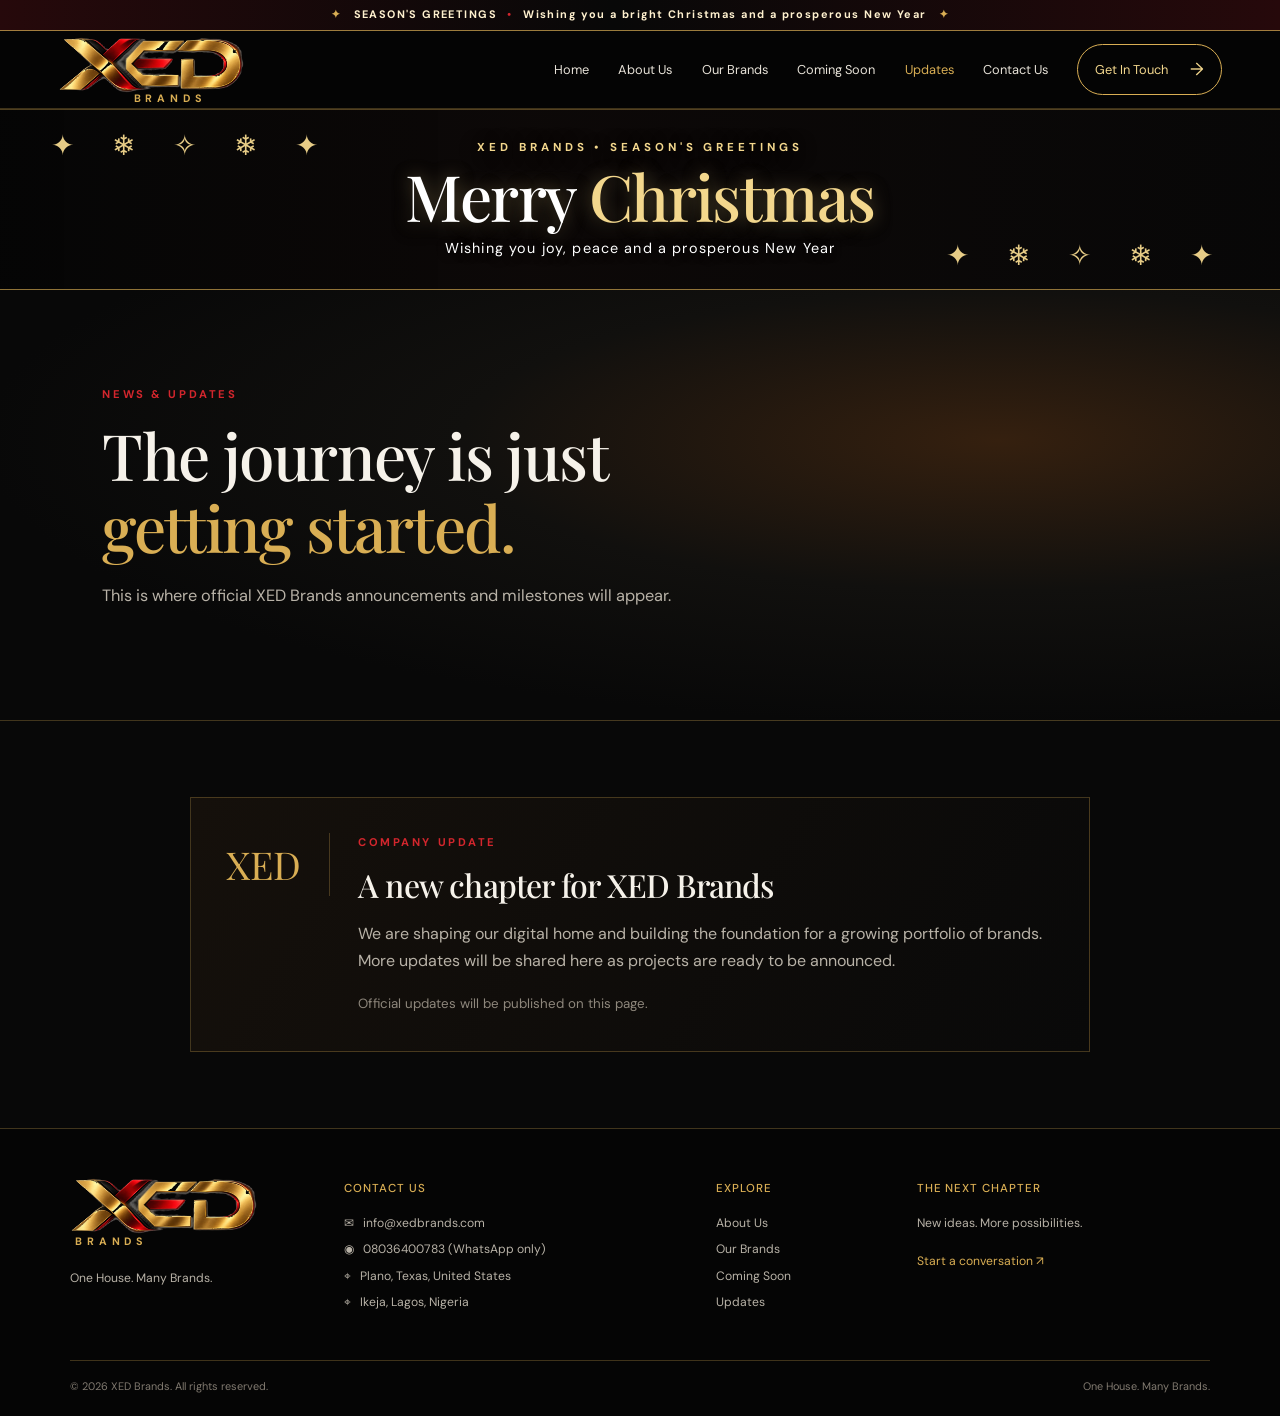
<file: updates.html>
<!doctype html>
<html lang="en"><head><meta charset="utf-8"><meta name="viewport" content="width=device-width, initial-scale=1"><meta name="theme-color" content="#080808"><meta name="description" content="XED Brands — One House. Many Brands. A multi-brand vision built around thoughtful growth, quality, and long-term value."><title>Updates | XED Brands</title><link rel="icon" href="assets/xed-logo.png"><link rel="stylesheet" href="assets/style.css"></head><body>
<div class="season-strip"><span class="sparkle">✦</span> SEASON'S GREETINGS <span class="season-dot">•</span> Wishing you a bright Christmas and a prosperous New Year <span class="sparkle">✦</span></div>
<header class="site-header"><a class="brand-logo" href="index.html"><img src="assets/xed-logo.png" alt="XED Brands"><span>BRANDS</span></a><button class="menu-toggle" aria-label="Toggle navigation" aria-expanded="false">☰</button><nav class="nav"><a href="index.html">Home</a><a href="about.html">About Us</a><a href="brands.html">Our Brands</a><a href="coming-soon.html">Coming Soon</a><a href="updates.html">Updates</a><a href="contact.html">Contact Us</a><a class="nav-cta" href="contact.html">Get In Touch <span>→</span></a></nav></header>
<section class="christmas-greeting" aria-label="XED Brands Christmas season greeting"><div class="christmas-greeting-inner"><p class="christmas-kicker">XED BRANDS • SEASON'S GREETINGS</p><h2>Merry <span>Christmas</span></h2><p>Wishing you joy, peace and a prosperous New Year</p></div></section>
<main>
<section class="page-hero"><p class="eyebrow">NEWS & UPDATES</p><h1>The journey is just<br><span>getting started.</span></h1><p class="lead">This is where official XED Brands announcements and milestones will appear.</p></section>
<section class="section"><div class="update-card"><span class="update-mark">XED</span><div><p class="eyebrow">COMPANY UPDATE</p><h2>A new chapter for XED Brands</h2><p>We are shaping our digital home and building the foundation for a growing portfolio of brands. More updates will be shared here as projects are ready to be announced.</p><small>Official updates will be published on this page.</small></div></div></section>
</main>
<footer class="footer"><div class="footer-brand"><a class="brand-logo" href="index.html"><img src="assets/xed-logo.png" alt="XED Brands"><span>BRANDS</span></a><p>One House. Many Brands.</p></div><div><h4>CONTACT US</h4><a href="mailto:info@xedbrands.com">✉ &nbsp; info@xedbrands.com</a><a href="https://wa.me/2348036400783" target="_blank" rel="noopener">◉ &nbsp; 08036400783 (WhatsApp only)</a><p>⌖ &nbsp; Plano, Texas, United States</p><p>⌖ &nbsp; Ikeja, Lagos, Nigeria</p></div><div><h4>EXPLORE</h4><a href="about.html">About Us</a><a href="brands.html">Our Brands</a><a href="coming-soon.html">Coming Soon</a><a href="updates.html">Updates</a></div><div><h4>THE NEXT CHAPTER</h4><p>New ideas. More possibilities.</p><a class="footer-cta" href="contact.html">Start a conversation ↗</a></div><div class="footer-bottom"><span>© <span id="year">2026</span> XED Brands. All rights reserved.</span><span>One House. Many Brands.</span></div></footer><script src="assets/site.js"></script>
</body></html>
</file>
<file: assets/style.css>
@import url('https://fonts.googleapis.com/css2?family=DM+Sans:wght@400;500;600;700&family=Playfair+Display:wght@500;600;700&display=swap');
:root{--bg:#080808;--panel:#101010;--gold:#d9ae54;--gold2:#f3d78d;--red:#d3262d;--text:#f6f2ea;--muted:#b8b2a7;--line:rgba(217,174,84,.27);--serif:'Playfair Display',Georgia,serif;--sans:'DM Sans',Arial,sans-serif}
*{box-sizing:border-box}html{scroll-behavior:smooth;scroll-padding-top:100px}body{margin:0;background:var(--bg);color:var(--text);font-family:var(--sans);line-height:1.65}a{color:inherit;text-decoration:none}p{color:var(--muted);margin:0 0 1rem}h1,h2{font-family:var(--serif);font-weight:500;line-height:1.12;letter-spacing:-.025em;margin:0 0 1.15rem}h1{font-size:clamp(2.7rem,5vw,5.2rem)}h2{font-size:clamp(2rem,3vw,3rem)}h3{font-size:1rem;margin:.5rem 0;font-weight:500} .season-strip{min-height:31px;padding:6px 16px;text-align:center;font-size:.68rem;letter-spacing:.06em;color:#f1d69a;background:linear-gradient(90deg,#1b0808,#2a0b0c,#100b06);border-bottom:1px solid rgba(217,174,84,.35)}.sparkle{color:var(--gold);padding:0 8px}.season-dot{color:var(--red);padding:0 6px}
.site-header{height:78px;padding:0 4.5%;display:flex;align-items:center;justify-content:space-between;background:rgba(5,5,5,.97);border-bottom:1px solid var(--line);position:sticky;top:0;z-index:10;backdrop-filter:blur(14px)}.brand-logo{width:220px;flex:0 0 220px;display:flex;align-items:center;flex-direction:column;line-height:1}.brand-logo img{display:block;width:100%;height:58px;object-fit:contain;object-position:left center}.brand-logo span{font-size:.67rem;font-weight:700;letter-spacing:.45em;color:var(--gold);padding-left:.45em;margin-top:-1px}.nav{display:flex;align-items:center;gap:clamp(14px,2.3vw,34px);font-size:.8rem}.nav>a:not(.nav-cta){color:#e7e2d8;transition:color .2s}.nav>a:hover,.nav>a[aria-current="page"]{color:var(--gold)}.nav-cta,.btn{display:inline-flex;gap:22px;align-items:center;border:1px solid var(--gold);border-radius:30px;padding:10px 17px;color:var(--gold2);font-size:.8rem;transition:background .2s,color .2s}.nav-cta:hover,.btn:hover{background:var(--gold);color:#111}.nav-cta span,.btn span{font-size:1.1rem}.menu-toggle{display:none;background:none;color:var(--gold);border:1px solid var(--line);padding:8px 12px;border-radius:6px}
.hero{min-height:490px;display:grid;grid-template-columns:48% 52%;position:relative;overflow:hidden;border-bottom:1px solid var(--line);background:radial-gradient(ellipse at 80% 40%,#322016 0,#0a0908 47%,#050505 78%)}.hero-copy{padding:75px 0 68px 6.2%;align-self:center;position:relative;z-index:2}.eyebrow{font-size:.7rem;letter-spacing:.23em;color:var(--red);font-weight:700;margin:0 0 16px}.eyebrow i{font-style:normal;color:var(--gold);padding:0 4px}.hero h1 span,.page-hero h1 span{color:var(--gold)}.lead{font-size:1.02rem;max-width:490px;line-height:1.8;margin-bottom:27px}.hero-visual{min-height:490px;background:linear-gradient(90deg,#080808 0%,rgba(8,8,8,.1) 35%,rgba(8,8,8,.05)),linear-gradient(0deg,#080808 0%,transparent 28%),url('https://images.unsplash.com/photo-1519501025264-65ba15a82390?auto=format&fit=crop&w=1400&q=85') center/cover;clip-path:polygon(9% 0,100% 0,100% 100%,0 100%)}.hero:after{content:"";position:absolute;bottom:0;right:-2%;width:55%;height:5px;background:linear-gradient(90deg,transparent,var(--gold),var(--red));transform:skewY(-7deg);transform-origin:right}
.section{padding:76px 5.5%;border-bottom:1px solid var(--line)}.portfolio{display:grid;grid-template-columns:225px 1fr;gap:32px}.section-intro h2{font-size:2.15rem}.section-intro p:not(.eyebrow){font-size:.85rem}.text-link{display:inline-block;margin-top:15px;color:var(--gold);font-size:.82rem;border-bottom:1px solid var(--line);padding-bottom:6px}.brand-grid{display:grid;grid-template-columns:repeat(5,minmax(0,1fr));gap:12px}.brand-card{border:1px solid var(--line);text-align:center;padding-bottom:14px;transition:transform .25s,border-color .25s;background:#0c0c0c;min-width:0}.brand-card:hover{transform:translateY(-5px);border-color:var(--gold)}.card-image{height:145px;background-size:cover;background-position:center;position:relative}.agriculture{background-image:linear-gradient(0deg,rgba(0,0,0,.15),transparent),url('https://images.unsplash.com/photo-1500382017468-9049fed747ef?auto=format&fit=crop&w=700&q=80')}.food{background-image:url('https://images.unsplash.com/photo-1606787366850-de6330128bfc?auto=format&fit=crop&w=700&q=80')}.tech{background-image:url('https://images.unsplash.com/photo-1519389950473-47ba0277781c?auto=format&fit=crop&w=700&q=80')}.lifestyle{background-image:url('https://images.unsplash.com/photo-1541643600914-78b084683601?auto=format&fit=crop&w=700&q=80')}.media{background-image:url('https://images.unsplash.com/photo-1492619375914-88005aa9e8fb?auto=format&fit=crop&w=700&q=80')}.mini-icon{color:var(--gold);font-size:1.4rem;display:block;margin-top:9px}.brand-card h3{font-size:.76rem;line-height:1.45;min-height:36px;padding:0 4px}.brand-card small{display:inline-block;color:var(--gold2);font-size:.6rem;border:1px solid var(--line);padding:3px 7px;margin-top:5px}
.about-preview{display:grid;grid-template-columns:1fr 1fr 1fr;gap:35px;align-items:center;padding-top:64px;padding-bottom:64px}.about-photo{height:310px;background:linear-gradient(0deg,rgba(0,0,0,.1),transparent),url('https://images.unsplash.com/photo-1486406146926-c627a92ad1ab?auto=format&fit=crop&w=900&q=85') center/cover;position:relative}.about-photo:after{content:"";position:absolute;right:-8px;top:0;bottom:0;width:4px;background:linear-gradient(var(--gold),var(--red))}.about-copy h2{font-size:2.25rem}.about-copy p{font-size:.9rem}.btn-outline{margin-top:12px}.values{border-left:1px solid var(--line);padding-left:28px}.values>div{display:flex;gap:16px;margin:18px 0}.value-icon{font-size:1.7rem;color:var(--gold);font-weight:400}.values h3{margin:0 0 3px}.values p{font-size:.78rem;margin:0}.approach{display:grid;grid-template-columns:1fr 1.6fr;gap:45px;align-items:center;background:#0b0b0b}.approach h2{font-size:2.15rem}.approach-points{display:grid;grid-template-columns:repeat(4,1fr)}.approach-points>div{padding:10px 17px;border-left:1px solid var(--line)}.approach-points span{color:var(--gold);font-size:1.65rem}.approach-points h3{font-size:.85rem}.approach-points p{font-size:.72rem;margin:0}.future{text-align:center;position:relative;overflow:hidden;padding:50px 20px 56px;background:radial-gradient(ellipse at center,#26190b 0,#090909 62%);border-bottom:1px solid var(--line)}.future .eyebrow{color:var(--gold2);margin-bottom:7px}.future h2{font-size:clamp(1.7rem,3vw,2.5rem)}.future h2 span{color:var(--red);padding:0 8px}.future p:not(.eyebrow){font-size:.85rem}.future .btn{position:relative;z-index:1}.ribbon{position:absolute;bottom:-65px;left:-5%;width:110%;height:100px;border-top:2px solid var(--red);border-radius:50%;transform:rotate(-3deg);box-shadow:0 -10px 0 -8px var(--gold)}
.footer{padding:42px 5.5% 20px;display:grid;grid-template-columns:1fr 1.4fr .7fr 1.2fr;gap:30px;background:#050505}.footer-brand .brand-logo{margin-bottom:20px}.footer p,.footer a{font-size:.76rem;color:var(--muted);display:block;margin:6px 0}.footer a:hover{color:var(--gold)}.footer h4{font-size:.72rem;color:var(--gold);font-weight:500;letter-spacing:.08em;margin:8px 0 15px}.footer-cta{color:var(--gold)!important;margin-top:18px!important}.footer-bottom{grid-column:1/-1;display:flex;justify-content:space-between;border-top:1px solid var(--line);padding-top:17px;margin-top:12px;font-size:.68rem;color:#817a70}
.page-hero{padding:95px 8% 82px;min-height:350px;background:radial-gradient(ellipse at 78% 35%,#35200f 0,#11100e 38%,#080808 72%);border-bottom:1px solid var(--line)}.page-hero .lead{max-width:620px}.split{display:grid;grid-template-columns:1fr 1.2fr;gap:60px}.split p{font-size:1rem}.dark-panel{background:#0d0d0d}.three-col{display:grid;grid-template-columns:repeat(3,1fr);gap:35px}.three-col article{padding:25px;border:1px solid var(--line)}.big-symbol{font-size:2rem;color:var(--gold)}.three-col p{font-size:.9rem}.brand-list{display:grid;gap:20px}.brand-row{display:grid;grid-template-columns:300px 1fr;gap:35px;align-items:center;padding:20px;border:1px solid var(--line);background:#0c0c0c;scroll-margin-top:100px}.brand-row .card-image{height:205px}.brand-row h2{font-size:2rem}.brand-row p:not(.eyebrow){max-width:700px}.status{font-size:.65rem;letter-spacing:.14em;color:var(--gold);border:1px solid var(--line);padding:5px 9px;display:inline-block}.coming-hero{min-height:440px;display:flex;flex-direction:column;justify-content:center}.centered{text-align:center;max-width:680px;margin:auto;padding:20px}.centered p:not(.eyebrow){max-width:580px;margin:0 auto 20px}.update-card{display:flex;gap:28px;max-width:900px;margin:auto;padding:35px;border:1px solid var(--line);background:linear-gradient(120deg,#15100b,#090909)}.update-mark{font-family:var(--serif);font-size:2.4rem;color:var(--gold);border-right:1px solid var(--line);padding-right:28px;align-self:flex-start}.update-card h2{font-size:2rem}.update-card small{color:#8e877c}.contact-layout{display:grid;grid-template-columns:1fr 1fr;gap:60px}.contact-item{display:flex;align-items:center;gap:18px;padding:18px 0;border-bottom:1px solid var(--line)}.contact-item>span{font-size:1.6rem;color:var(--gold);width:30px;text-align:center}.contact-item small{display:block;font-size:.64rem;letter-spacing:.14em;color:var(--gold)}.contact-item b{font-weight:500}.contact-note{padding:35px;border:1px solid var(--line);background:radial-gradient(ellipse at top right,#26190b,#0b0b0b 65%)}.contact-note h2{font-size:2.3rem}.contact-note .btn{margin:12px 0 25px}.fine-print{font-size:.72rem!important;color:#817a70!important}
@media(max-width:1000px){.nav{gap:13px;font-size:.72rem}.brand-logo{width:185px;flex-basis:185px}.brand-logo img{height:50px}.portfolio{grid-template-columns:1fr}.section-intro{max-width:600px}.brand-grid{grid-template-columns:repeat(5,minmax(0,1fr))}.card-image{height:120px}.about-preview{grid-template-columns:1fr 1fr}.values{grid-column:1/-1;display:grid;grid-template-columns:repeat(3,1fr);gap:15px;border-left:0;border-top:1px solid var(--line);padding:20px 0 0}.approach{grid-template-columns:1fr}.footer{grid-template-columns:repeat(2,1fr)}}
@media(max-width:700px){.season-strip{font-size:.58rem;padding:6px 4px}.site-header{height:76px;padding:0 5%}.brand-logo{width:155px;flex-basis:155px}.brand-logo img{height:45px}.menu-toggle{display:block}.nav{display:none;position:absolute;left:0;right:0;top:76px;padding:18px 6%;background:#080808;border-bottom:1px solid var(--line);flex-direction:column;align-items:stretch;gap:0}.nav.open{display:flex}.nav>a{padding:12px 0;border-bottom:1px solid rgba(217,174,84,.12);font-size:.9rem}.nav .nav-cta{margin-top:12px;justify-content:space-between;padding:12px 16px}.hero{display:block;min-height:0}.hero-copy{padding:58px 7% 38px}.hero h1{font-size:clamp(2.8rem,13vw,4.5rem)}.hero-visual{min-height:245px;clip-path:none;background-position:center}.section{padding:52px 6%}.brand-grid{grid-template-columns:repeat(2,minmax(0,1fr));gap:12px}.brand-card:last-child{grid-column:1/-1}.card-image{height:155px}.about-preview{grid-template-columns:1fr;gap:25px}.about-photo{height:240px}.values{display:block}.values>div{margin:15px 0}.approach-points{grid-template-columns:repeat(2,1fr);gap:14px}.approach-points>div{padding:12px;border-left:1px solid var(--line)}.future{padding:44px 6%}.future h2 span{padding:0 3px}.footer{grid-template-columns:1fr;gap:20px;padding:36px 6% 18px}.footer-bottom{gap:12px;flex-direction:column}.page-hero{padding:70px 6% 60px;min-height:0}.split,.contact-layout{grid-template-columns:1fr;gap:25px}.three-col{grid-template-columns:1fr}.brand-row{grid-template-columns:1fr;gap:18px;padding:14px}.brand-row .card-image{height:200px}.brand-row h2{font-size:1.7rem}.update-card{padding:22px;gap:18px;flex-direction:column}.update-mark{border-right:0;border-bottom:1px solid var(--line);padding:0 0 10px}.contact-note{padding:25px}.contact-note h2{font-size:2rem}}

/* XED BRANDS — vivid Christmas season layer. Core brand colours and all existing imagery stay intact. */
.christmas-greeting{position:relative;isolation:isolate;min-height:178px;display:flex;align-items:center;justify-content:center;text-align:center;overflow:hidden;padding:28px 22px;border-bottom:1px solid rgba(217,174,84,.65);border-top:1px solid rgba(217,174,84,.35);background:linear-gradient(90deg,rgba(5,5,5,.96) 0%,rgba(13,8,7,.78) 42%,rgba(8,7,7,.58) 100%),url('https://images.unsplash.com/photo-1512389142860-9c449e58a543?auto=format&fit=crop&w=1800&q=85') center 48%/cover;}
.christmas-greeting:before,.christmas-greeting:after{content:"✦  ❄  ✧  ❄  ✦";position:absolute;color:var(--gold2);font-size:clamp(1.1rem,2.2vw,2rem);letter-spacing:.55em;opacity:.95;white-space:nowrap;animation:holidayTwinkle 2.4s ease-in-out infinite alternate;}
.christmas-greeting:before{top:13px;left:4%;}.christmas-greeting:after{bottom:10px;right:4%;animation-delay:1.1s}
.christmas-greeting-inner{position:relative;z-index:2;text-shadow:0 3px 18px #000;}
.christmas-kicker{margin:0 0 5px!important;color:var(--gold2)!important;font-size:.72rem!important;font-weight:700;letter-spacing:.34em;text-transform:uppercase;}
.christmas-greeting h2{margin:0!important;color:#fff!important;font-family:var(--serif);font-size:clamp(2.5rem,5vw,4.8rem)!important;line-height:1.05;text-shadow:0 0 18px rgba(243,215,141,.35),0 4px 18px #000;}
.christmas-greeting h2 span{color:var(--gold2);}
.christmas-greeting p:last-child{margin:8px 0 0!important;color:#fff!important;font-size:.9rem;letter-spacing:.08em;text-shadow:0 2px 9px #000;}
.season-strip{position:relative;overflow:hidden;color:#fff1cf;background:linear-gradient(90deg,#26090b,#080808 48%,#26090b);border-bottom:1px solid rgba(217,174,84,.7);font-weight:700;letter-spacing:.13em;}
.season-strip:after{content:"";position:absolute;left:-30%;top:0;width:25%;height:100%;background:linear-gradient(90deg,transparent,rgba(255,255,255,.22),transparent);transform:skewX(-25deg);animation:seasonShine 5s ease-in-out infinite;pointer-events:none;}
.snowfall-layer{position:fixed;inset:0;z-index:40;overflow:hidden;pointer-events:none;}
.snowflake{position:absolute;top:-12vh;left:var(--left);color:#fff;font-family:Arial,sans-serif;font-size:var(--size);line-height:1;opacity:var(--opacity);text-shadow:0 0 7px rgba(255,255,255,.9),0 0 15px rgba(217,174,84,.25);animation:snowDrift var(--duration) linear var(--delay) infinite;will-change:transform;}
/* Keep the original product and building photographs completely unobscured by snowfall. */
.hero-visual,.about-photo,.card-image,.xed-slideshow,.xed-gallery{position:relative;z-index:45;}
@keyframes snowDrift{0%{transform:translate3d(0,-12vh,0) rotate(0deg)}50%{transform:translate3d(var(--sway),52vh,0) rotate(180deg)}100%{transform:translate3d(calc(var(--sway)*-.55),112vh,0) rotate(360deg)}}
@keyframes holidayTwinkle{from{opacity:.45;filter:drop-shadow(0 0 1px #fff)}to{opacity:1;filter:drop-shadow(0 0 8px #f3d78d)}}
@keyframes seasonShine{0%,65%{left:-30%}100%{left:130%}}
@media(max-width:700px){.christmas-greeting{min-height:158px;padding:27px 12px;background-position:center}.christmas-kicker{font-size:.58rem!important;letter-spacing:.2em}.christmas-greeting h2{font-size:clamp(2.15rem,10vw,3.4rem)!important}.christmas-greeting p:last-child{font-size:.72rem;letter-spacing:.02em}.christmas-greeting:before{left:2%;top:8px;font-size:1rem}.christmas-greeting:after{right:2%;bottom:6px;font-size:1rem}.snowflake{font-size:calc(var(--size)*.8)}}
@media(prefers-reduced-motion:reduce){.snowflake,.christmas-greeting:before,.christmas-greeting:after,.season-strip:after{animation:none!important}.snowfall-layer{display:none}}
</file>
<file: assets/portfolio-gallery.css>
/* Combined product gallery — isolated class names to preserve the premium site theme */
.xed-slideshow{position:relative;max-width:900px;margin:30px auto 42px;border:1px solid var(--gold);background:#050505;overflow:hidden}
.xed-slides{position:relative;aspect-ratio:5/4}
.xed-slide{position:absolute;inset:0;margin:0;display:flex;flex-direction:column;opacity:0;visibility:hidden;transition:opacity .65s ease}
.xed-slide.active{opacity:1;visibility:visible}
.xed-slide img{width:100%;height:100%;min-height:0;flex:1;object-fit:contain;background:#050505}
.xed-slide figcaption,.xed-gallery figcaption{padding:12px;background:#090909;color:var(--gold);font-size:.78rem;letter-spacing:.1em;text-transform:uppercase;text-align:center}
.xed-ctrl{position:absolute;top:45%;z-index:3;width:42px;height:42px;border:1px solid var(--gold);background:rgba(0,0,0,.75);color:var(--gold);cursor:pointer;font-size:1.1rem}
.xed-ctrl:hover{background:var(--red);color:#fff}.xed-prev{left:12px}.xed-next{right:12px}
.xed-dots{display:flex;justify-content:center;gap:10px;padding:12px;background:#080808}
.xed-dots button{width:11px;height:11px;padding:0;border:1px solid var(--gold);border-radius:50%;background:transparent;cursor:pointer}
.xed-dots button.active{background:var(--gold)}
.xed-gallery{display:grid;grid-template-columns:repeat(2,minmax(0,1fr));gap:22px;max-width:1000px;margin:36px auto}
.xed-gallery figure{margin:0;border:1px solid rgba(217,174,84,.45);background:#090909;overflow:hidden}
.xed-gallery img{display:block;width:100%;height:auto}
@media(max-width:650px){.xed-slides{aspect-ratio:4/5}.xed-gallery{grid-template-columns:1fr;gap:16px}.xed-ctrl{width:36px;height:36px}}
@media(prefers-reduced-motion:reduce){.xed-slide{transition:none}}
</file>
